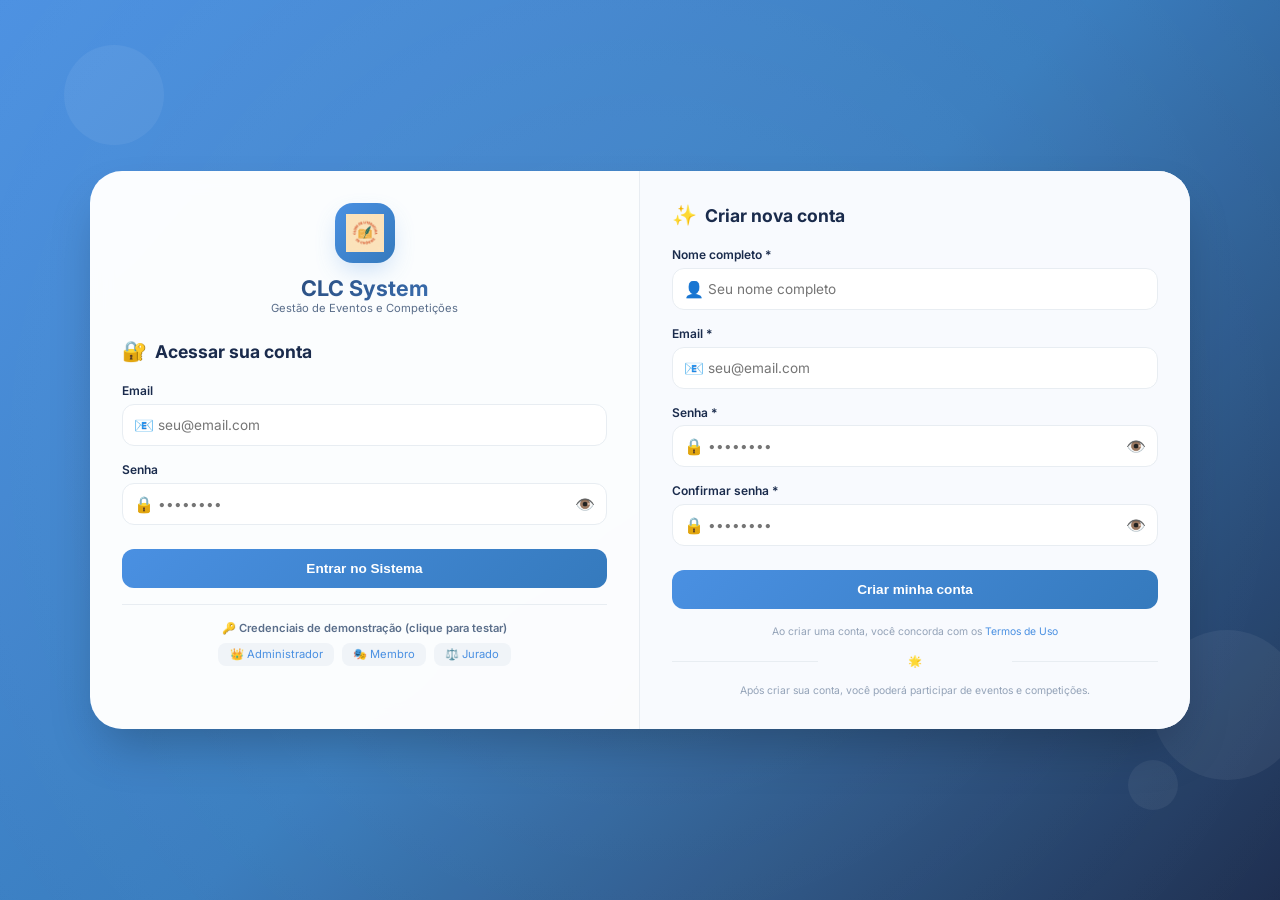
<file: index.html>
<!DOCTYPE html>
<html lang="pt">
<head>
    <meta charset="UTF-8">
    <meta name="viewport" content="width=device-width, initial-scale=1.0">
    <title>CLC System - Acesso</title>
    <link href="https://fonts.googleapis.com/css2?family=Inter:ital,wght@0,300;0,400;0,500;0,600;0,700;0,800;1,400&display=swap" rel="stylesheet">
    <style>
        * {
            margin: 0;
            padding: 0;
            box-sizing: border-box;
        }

        body {
            font-family: 'Inter', -apple-system, BlinkMacSystemFont, sans-serif;
            background: linear-gradient(135deg, #4A90E2 0%, #357ABD 50%, #1A2B4C 100%);
            min-height: 100vh;
            display: flex;
            align-items: center;
            justify-content: center;
            position: relative;
            padding: 1.5rem;
        }

        .bg-animation {
            position: fixed;
            top: 0;
            left: 0;
            right: 0;
            bottom: 0;
            z-index: 0;
        }

        .bg-animation::before {
            content: '';
            position: absolute;
            top: -50%;
            left: -50%;
            width: 200%;
            height: 200%;
            background: radial-gradient(circle, rgba(255,255,255,0.08) 0%, transparent 70%);
            animation: rotate 20s linear infinite;
        }

        @keyframes rotate {
            from { transform: rotate(0deg); }
            to { transform: rotate(360deg); }
        }

        .bubble {
            position: fixed;
            background: rgba(255,255,255,0.06);
            border-radius: 50%;
            pointer-events: none;
            animation: float 8s ease-in-out infinite;
        }

        @keyframes float {
            0%, 100% { transform: translateY(0) rotate(0deg); }
            50% { transform: translateY(-20px) rotate(5deg); }
        }

        .login-container {
            position: relative;
            z-index: 10;
            width: 100%;
            max-width: 1100px;
            margin: 0 auto;
        }

        .login-card {
            background: rgba(255, 255, 255, 0.98);
            backdrop-filter: blur(10px);
            border-radius: 32px;
            box-shadow: 0 25px 50px -12px rgba(0, 0, 0, 0.25);
            display: grid;
            grid-template-columns: 1fr 1fr;
            overflow: hidden;
            animation: fadeInUp 0.5s ease-out;
        }

        @keyframes fadeInUp {
            from {
                opacity: 0;
                transform: translateY(30px);
            }
            to {
                opacity: 1;
                transform: translateY(0);
            }
        }

        .login-side {
            padding: 2rem;
            border-right: 1px solid #E8EDF2;
        }

        .register-side {
            padding: 2rem;
            background: #F8FAFE;
        }

        .logo {
            text-align: center;
            margin-bottom: 1.5rem;
        }

        .logo-icon {
            width: 60px;
            height: 60px;
            background: linear-gradient(135deg, #4A90E2 0%, #357ABD 100%);
            border-radius: 18px;
            display: inline-flex;
            align-items: center;
            justify-content: center;
            margin-bottom: 0.75rem;
            box-shadow: 0 10px 25px -5px rgba(74, 144, 226, 0.3);
        }

        .logo-icon img {
            width: 38px;
            height: 38px;
            object-fit: contain;
        }

        .logo h2 {
            font-size: 1.35rem;
            font-weight: 700;
            background: linear-gradient(135deg, #1A2B4C 0%, #4A90E2 100%);
            -webkit-background-clip: text;
            background-clip: text;
            color: transparent;
        }

        .logo p {
            color: #5A6E8A;
            font-size: 0.7rem;
        }

        .section-title {
            font-size: 1.1rem;
            font-weight: 700;
            color: #1A2B4C;
            margin-bottom: 1.25rem;
            display: flex;
            align-items: center;
            gap: 0.5rem;
        }

        .section-title span {
            font-size: 1.25rem;
        }

        .input-group {
            margin-bottom: 1rem;
        }

        .input-group label {
            display: block;
            font-size: 0.75rem;
            font-weight: 600;
            margin-bottom: 0.35rem;
            color: #1A2B4C;
        }

        .input-icon {
            position: relative;
        }

        .input-icon input {
            width: 100%;
            padding: 0.75rem 0.85rem 0.75rem 2.2rem;
            border: 1.5px solid #E8EDF2;
            border-radius: 12px;
            font-size: 0.85rem;
            font-family: 'Inter', sans-serif;
            transition: all 0.2s ease;
            background: white;
        }

        .input-icon input:focus {
            outline: none;
            border-color: #4A90E2;
            box-shadow: 0 0 0 3px rgba(74, 144, 226, 0.1);
        }

        .input-icon .icon {
            position: absolute;
            left: 0.75rem;
            top: 50%;
            transform: translateY(-50%);
            font-size: 1rem;
        }

        .toggle-password {
            position: absolute;
            right: 0.75rem;
            top: 50%;
            transform: translateY(-50%);
            cursor: pointer;
            color: #94A3B8;
            font-size: 1rem;
        }

        .toggle-password:hover {
            color: #4A90E2;
        }

        .btn-primary {
            width: 100%;
            padding: 0.75rem;
            background: linear-gradient(135deg, #4A90E2 0%, #357ABD 100%);
            color: white;
            border: none;
            border-radius: 12px;
            font-size: 0.85rem;
            font-weight: 600;
            cursor: pointer;
            transition: all 0.2s ease;
            margin-top: 0.5rem;
        }

        .btn-primary:hover {
            transform: translateY(-1px);
            box-shadow: 0 8px 20px -5px rgba(74, 144, 226, 0.4);
        }

        .btn-primary:disabled {
            opacity: 0.7;
            cursor: not-allowed;
            transform: none;
        }

        .error-message {
            background: rgba(239, 68, 68, 0.1);
            border: 1px solid #EF4444;
            color: #EF4444;
            padding: 0.5rem;
            border-radius: 10px;
            margin-bottom: 0.75rem;
            font-size: 0.75rem;
            display: flex;
            align-items: center;
            gap: 0.5rem;
        }

        .success-message {
            background: rgba(34, 197, 94, 0.1);
            border: 1px solid #22C55E;
            color: #22C55E;
            padding: 0.5rem;
            border-radius: 10px;
            margin-bottom: 0.75rem;
            font-size: 0.75rem;
            display: flex;
            align-items: center;
            gap: 0.5rem;
        }

        .demo-credentials {
            margin-top: 1rem;
            padding-top: 1rem;
            border-top: 1px solid #E8EDF2;
        }

        .demo-title {
            font-size: 0.7rem;
            font-weight: 600;
            color: #5A6E8A;
            margin-bottom: 0.5rem;
            text-align: center;
        }

        .demo-items {
            display: flex;
            flex-wrap: wrap;
            gap: 0.5rem;
            justify-content: center;
        }

        .demo-item {
            font-size: 0.7rem;
            padding: 0.3rem 0.7rem;
            background: #F0F4F8;
            border-radius: 8px;
            color: #4A90E2;
            cursor: pointer;
            transition: all 0.2s;
        }

        .demo-item:hover {
            background: #4A90E2;
            color: white;
        }

        .spinner {
            display: inline-block;
            width: 14px;
            height: 14px;
            border: 2px solid white;
            border-top-color: transparent;
            border-radius: 50%;
            animation: spin 0.6s linear infinite;
            margin-right: 0.5rem;
        }

        @keyframes spin {
            to { transform: rotate(360deg); }
        }

        .info-text {
            text-align: center;
            margin-top: 1rem;
            font-size: 0.65rem;
            color: #94A3B8;
        }

        .info-text a {
            color: #4A90E2;
            text-decoration: none;
        }

        .separator {
            text-align: center;
            margin: 1rem 0;
            font-size: 0.7rem;
            color: #CBD5E1;
            position: relative;
        }

        .separator::before,
        .separator::after {
            content: '';
            position: absolute;
            top: 50%;
            width: 30%;
            height: 1px;
            background: #E8EDF2;
        }

        .separator::before { left: 0; }
        .separator::after { right: 0; }

        /* Badge de demonstração */
        .demo-badge {
            display: inline-block;
            background: rgba(245, 166, 35, 0.15);
            color: #F5A623;
            font-size: 0.6rem;
            padding: 0.2rem 0.5rem;
            border-radius: 20px;
            margin-left: 0.5rem;
            font-weight: 500;
        }

        @media (max-width: 900px) {
            .login-card {
                grid-template-columns: 1fr;
            }
            .login-side {
                border-right: none;
                border-bottom: 1px solid #E8EDF2;
            }
        }

        @media (max-width: 480px) {
            .login-side, .register-side {
                padding: 1.5rem;
            }
        }
    </style>
</head>
<body>
    <div class="bg-animation"></div>
    
    <div class="bubble" style="width: 100px; height: 100px; top: 5%; left: 5%;"></div>
    <div class="bubble" style="width: 50px; height: 50px; bottom: 10%; right: 8%; animation-delay: 1s;"></div>
    <div class="bubble" style="width: 150px; height: 150px; top: 70%; left: 90%; animation-delay: 2s;"></div>

    <div class="login-container">
        <div class="login-card">
            <!-- LADO ESQUERDO - LOGIN -->
            <div class="login-side">
                <div class="logo">
                    <div class="logo-icon">
                        <img src="CLC Logotipo.jpg" alt="CLC Logo" onerror="this.src='data:image/svg+xml,<svg xmlns=%22http://www.w3.org/2000/svg%22 viewBox=%220 0 24 24%22><path fill=%22%234A90E2%22 d=%22M12 2L2 7L12 12L22 7L12 2Z%22/><path fill=%22%23357ABD%22 d=%22M2 17L12 22L22 17L12 12L2 17Z%22/></svg>'">
                    </div>
                    <h2>CLC System</h2>
                    <p>Gestão de Eventos e Competições</p>
                </div>

                <div class="section-title">
                    <span>🔐</span> Acessar sua conta
                </div>

                <div id="loginErrorMessage" class="error-message" style="display: none;">
                    <span>⚠️</span>
                    <span id="loginErrorText"></span>
                </div>
                
                <form id="loginForm">
                    <div class="input-group">
                        <label>Email</label>
                        <div class="input-icon">
                            <span class="icon">📧</span>
                            <input type="email" id="loginEmail" required placeholder="seu@email.com">
                        </div>
                    </div>
                    
                    <div class="input-group">
                        <label>Senha</label>
                        <div class="input-icon">
                            <span class="icon">🔒</span>
                            <input type="password" id="loginPassword" required placeholder="••••••••">
                            <span class="toggle-password" onclick="togglePassword('loginPassword')">👁️</span>
                        </div>
                    </div>
                    
                    <button type="submit" class="btn-primary" id="loginBtn">
                        Entrar no Sistema
                    </button>
                </form>

                <div class="demo-credentials">
                    <div class="demo-title">🔑 Credenciais de demonstração (clique para testar)</div>
                    <div class="demo-items">
                        <span class="demo-item" onclick="preencherDemo('admin')">👑 Administrador</span>
                        <span class="demo-item" onclick="preencherDemo('membro')">🎭 Membro</span>
                        <span class="demo-item" onclick="preencherDemo('jurado')">⚖️ Jurado</span>
                    </div>
                </div>
            </div>

            <!-- LADO DIREITO - REGISTRO -->
            <div class="register-side">
                <div class="section-title">
                    <span>✨</span> Criar nova conta
                </div>

                <div id="registroErrorMessage" class="error-message" style="display: none;">
                    <span>⚠️</span>
                    <span id="registroErrorText"></span>
                </div>
                <div id="registroSuccessMessage" class="success-message" style="display: none;">
                    <span>✅</span>
                    <span id="registroSuccessText"></span>
                </div>
                
                <form id="registroForm">
                    <div class="input-group">
                        <label>Nome completo *</label>
                        <div class="input-icon">
                            <span class="icon">👤</span>
                            <input type="text" id="regNome" required placeholder="Seu nome completo">
                        </div>
                    </div>
                    
                    <div class="input-group">
                        <label>Email *</label>
                        <div class="input-icon">
                            <span class="icon">📧</span>
                            <input type="email" id="regEmail" required placeholder="seu@email.com">
                        </div>
                    </div>
                    
                    <div class="input-group">
                        <label>Senha *</label>
                        <div class="input-icon">
                            <span class="icon">🔒</span>
                            <input type="password" id="regPassword" required placeholder="••••••••">
                            <span class="toggle-password" onclick="togglePassword('regPassword')">👁️</span>
                        </div>
                    </div>
                    
                    <div class="input-group">
                        <label>Confirmar senha *</label>
                        <div class="input-icon">
                            <span class="icon">🔒</span>
                            <input type="password" id="regConfirmPassword" required placeholder="••••••••">
                            <span class="toggle-password" onclick="togglePassword('regConfirmPassword')">👁️</span>
                        </div>
                    </div>
                    
                    <button type="submit" class="btn-primary" id="registroBtn">
                        Criar minha conta
                    </button>
                </form>
                
                <div class="info-text">
                    Ao criar uma conta, você concorda com os <a href="#">Termos de Uso</a>
                </div>
                
                <div class="separator">
                    <span>🌟</span>
                </div>
                
                <div class="info-text" style="margin-top: 0.5rem;">
                    Após criar sua conta, você poderá participar de eventos e competições.
                </div>
            </div>
        </div>
    </div>

    <script>
        // ============================================
        // DEMO CREDENTIALS - FUNCIONA LOCALMENTE
        // ============================================
        
        const DEMO_USERS = [
            { email: 'admin@clc.com', senha: 'admin123', nome: 'Administrador', tipo: 'ADMIN', id: 1 },
            { email: 'membro@clc.com', senha: '123456', nome: 'João Membro', tipo: 'MEMBRO', id: 2 },
            { email: 'jurado@clc.com', senha: '123456', nome: 'Maria Jurada', tipo: 'JURADO', id: 3 }
        ];
        
        // Mock do localStorage
        function mockLogin(email, senha) {
            const user = DEMO_USERS.find(u => u.email === email && u.senha === senha);
            if (user) {
                localStorage.setItem('token', 'demo-token-' + user.id);
                localStorage.setItem('user', JSON.stringify(user));
                return true;
            }
            return false;
        }
        
        function togglePassword(inputId) {
            const input = document.getElementById(inputId);
            input.type = input.type === 'password' ? 'text' : 'password';
        }
        
        function mostrarErro(containerId, textId, mensagem) {
            const container = document.getElementById(containerId);
            const textSpan = document.getElementById(textId);
            textSpan.textContent = mensagem;
            container.style.display = 'flex';
            setTimeout(() => {
                container.style.display = 'none';
            }, 4000);
        }
        
        function mostrarSucesso(containerId, textId, mensagem) {
            const container = document.getElementById(containerId);
            const textSpan = document.getElementById(textId);
            textSpan.textContent = mensagem;
            container.style.display = 'flex';
            setTimeout(() => {
                container.style.display = 'none';
            }, 4000);
        }
        
        function preencherDemo(tipo) {
            if (tipo === 'admin') {
                document.getElementById('loginEmail').value = 'admin@clc.com';
                document.getElementById('loginPassword').value = 'admin123';
            } else if (tipo === 'membro') {
                document.getElementById('loginEmail').value = 'membro@clc.com';
                document.getElementById('loginPassword').value = '123456';
            } else if (tipo === 'jurado') {
                document.getElementById('loginEmail').value = 'jurado@clc.com';
                document.getElementById('loginPassword').value = '123456';
            }
            
            // Efeito visual no botão clicado
            const btn = event.target;
            const originalText = btn.textContent;
            btn.textContent = '✓ Preenchido!';
            setTimeout(() => {
                btn.textContent = originalText;
            }, 1000);
        }
        
        // LOGIN - Usa dados de demonstração
        document.getElementById('loginForm').addEventListener('submit', async (e) => {
            e.preventDefault();
            
            const email = document.getElementById('loginEmail').value;
            const senha = document.getElementById('loginPassword').value;
            const btn = document.getElementById('loginBtn');
            
            btn.innerHTML = '<span class="spinner"></span> Entrando...';
            btn.disabled = true;
            
            // Simular delay de rede
            setTimeout(() => {
                try {
                    if (mockLogin(email, senha)) {
                        window.location.href = 'dashboard.html';
                    } else {
                        mostrarErro('loginErrorMessage', 'loginErrorText', '❌ Email ou senha inválidos. Use as credenciais de demonstração.');
                        btn.innerHTML = 'Entrar no Sistema';
                        btn.disabled = false;
                    }
                } catch (error) {
                    mostrarErro('loginErrorMessage', 'loginErrorText', error.message || 'Erro ao fazer login');
                    btn.innerHTML = 'Entrar no Sistema';
                    btn.disabled = false;
                }
            }, 800);
        });
        
        // REGISTRO - Simula criação de conta
        document.getElementById('registroForm').addEventListener('submit', async (e) => {
            e.preventDefault();
            
            const nome = document.getElementById('regNome').value;
            const email = document.getElementById('regEmail').value;
            const senha = document.getElementById('regPassword').value;
            const confirmSenha = document.getElementById('regConfirmPassword').value;
            
            if (senha !== confirmSenha) {
                mostrarErro('registroErrorMessage', 'registroErrorText', '❌ As senhas não coincidem');
                return;
            }
            
            if (senha.length < 4) {
                mostrarErro('registroErrorMessage', 'registroErrorText', '❌ A senha deve ter pelo menos 4 caracteres');
                return;
            }
            
            if (!nome || !email) {
                mostrarErro('registroErrorMessage', 'registroErrorText', '❌ Preencha todos os campos');
                return;
            }
            
            const btn = document.getElementById('registroBtn');
            btn.innerHTML = '<span class="spinner"></span> Criando conta...';
            btn.disabled = true;
            
            // Simular criação de conta
            setTimeout(() => {
                // Verificar se email já existe nos demos
                const emailExiste = DEMO_USERS.some(u => u.email === email);
                if (emailExiste) {
                    mostrarErro('registroErrorMessage', 'registroErrorText', '❌ Este email já está cadastrado!');
                    btn.innerHTML = 'Criar minha conta';
                    btn.disabled = false;
                    return;
                }
                
                // Salvar no localStorage (simulando banco)
                const novoUsuario = {
                    email: email,
                    senha: senha,
                    nome: nome,
                    tipo: 'MEMBRO',
                    id: Date.now()
                };
                
                // Armazenar usuários criados
                let usuariosCriados = JSON.parse(localStorage.getItem('demo_usuarios') || '[]');
                usuariosCriados.push(novoUsuario);
                localStorage.setItem('demo_usuarios', JSON.stringify(usuariosCriados));
                
                mostrarSucesso('registroSuccessMessage', 'registroSuccessText', '✅ Conta criada com sucesso! Agora faça login.');
                
                document.getElementById('registroForm').reset();
                document.getElementById('loginEmail').value = email;
                
                setTimeout(() => {
                    document.querySelector('.login-side').scrollIntoView({ behavior: 'smooth' });
                }, 500);
                
                btn.innerHTML = 'Criar minha conta';
                btn.disabled = false;
            }, 1000);
        });
        
        // Atualizar mockLogin para incluir usuários criados
        const originalMockLogin = mockLogin;
        window.mockLogin = function(email, senha) {
            // Verificar nos usuários demo padrão
            const demoUser = DEMO_USERS.find(u => u.email === email && u.senha === senha);
            if (demoUser) {
                localStorage.setItem('token', 'demo-token-' + demoUser.id);
                localStorage.setItem('user', JSON.stringify(demoUser));
                return true;
            }
            
            // Verificar nos usuários criados
            const usuariosCriados = JSON.parse(localStorage.getItem('demo_usuarios') || '[]');
            const createdUser = usuariosCriados.find(u => u.email === email && u.senha === senha);
            if (createdUser) {
                localStorage.setItem('token', 'demo-token-' + createdUser.id);
                localStorage.setItem('user', JSON.stringify(createdUser));
                return true;
            }
            
            return false;
        };
        
        // Sobrescrever a função global
        window.mockLogin = window.mockLogin;
        
        // Atualizar o evento de login para usar a nova função
        document.getElementById('loginForm').removeEventListener('submit', document.getElementById('loginForm').submit);
        document.getElementById('loginForm').addEventListener('submit', async (e) => {
            e.preventDefault();
            
            const email = document.getElementById('loginEmail').value;
            const senha = document.getElementById('loginPassword').value;
            const btn = document.getElementById('loginBtn');
            
            btn.innerHTML = '<span class="spinner"></span> Entrando...';
            btn.disabled = true;
            
            setTimeout(() => {
                if (window.mockLogin(email, senha)) {
                    window.location.href = 'dashboard.html';
                } else {
                    mostrarErro('loginErrorMessage', 'loginErrorText', '❌ Email ou senha inválidos. Use as credenciais de demonstração ou crie uma conta.');
                    btn.innerHTML = 'Entrar no Sistema';
                    btn.disabled = false;
                }
            }, 800);
        });
    </script>
</body>
</html>
</file>
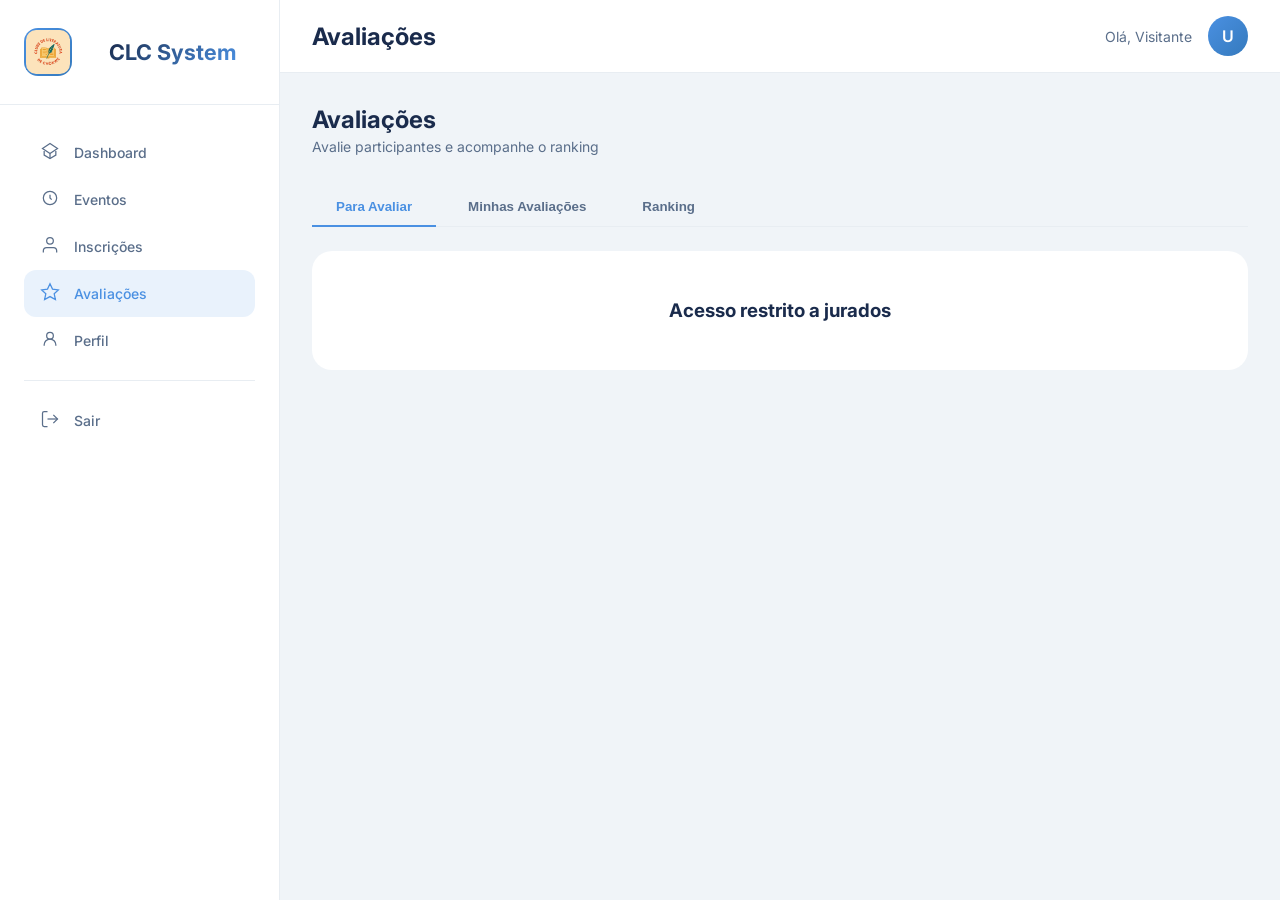
<file: avaliacoes.html>
<!DOCTYPE html>
<html lang="pt">
<head>
    <meta charset="UTF-8">
    <meta name="viewport" content="width=device-width, initial-scale=1.0">
    <title>Avaliações | CLC System</title>
    <link href="https://fonts.googleapis.com/css2?family=Inter:ital,wght@0,300;0,400;0,500;0,600;0,700;0,800;1,400&display=swap" rel="stylesheet">
    <style>
        * { margin: 0; padding: 0; box-sizing: border-box; }
        body { font-family: 'Inter', sans-serif; background: #F0F4F8; color: #1A2B4C; }
        .sidebar { position: fixed; left: 0; top: 0; width: 280px; height: 100%; background: #FFFFFF; border-right: 1px solid #E8EDF2; transition: transform 0.3s; z-index: 1000; }
        .sidebar-header { padding: 1.75rem 1.5rem; border-bottom: 1px solid #E8EDF2; }
        .sidebar-logo { display: flex; align-items: center; gap: 0.875rem; }
        .logo-wrapper { width: 48px; height: 48px; }
        .logo-icon { width: 48px; height: 48px; background: linear-gradient(135deg, #4A90E2, #357ABD); border-radius: 14px; display: flex; align-items: center; justify-content: center; }
        .logo-icon img { width: 90%; height: 90%; border-radius: 10px; }
        .sidebar-logo h2 { font-size: 1.35rem; font-weight: 700; background: linear-gradient(135deg, #1A2B4C, #4A90E2); -webkit-background-clip: text; background-clip: text; color: transparent; margin-left: 10%; }
        .sidebar-nav { padding: 1.5rem; }
        .nav-item { display: flex; align-items: center; gap: 0.875rem; padding: 0.75rem 1rem; color: #5A6E8A; text-decoration: none; border-radius: 12px; font-size: 0.875rem; font-weight: 500; }
        .nav-item:hover { background: rgba(74, 144, 226, 0.08); color: #4A90E2; }
        .nav-item.active { background: rgba(74, 144, 226, 0.12); color: #4A90E2; }
        .nav-icon svg { width: 20px; height: 20px; stroke: currentColor; stroke-width: 1.5; fill: none; }
        .nav-divider { height: 1px; background: #E8EDF2; margin: 1rem 0; }
        .main-content { margin-left: 280px; min-height: 100vh; }
        .navbar { background: #FFFFFF; padding: 1rem 2rem; display: flex; justify-content: space-between; align-items: center; border-bottom: 1px solid #E8EDF2; position: sticky; top: 0; }
        .menu-btn { display: none; background: none; border: none; cursor: pointer; }
        .menu-btn svg { width: 24px; height: 24px; }
        .navbar-title h1 { font-size: 1.5rem; font-weight: 700; }
        .user-info { display: flex; align-items: center; gap: 1rem; }
        .user-greeting { color: #5A6E8A; font-size: 0.875rem; }
        .user-avatar { width: 40px; height: 40px; background: linear-gradient(135deg, #4A90E2, #357ABD); border-radius: 40px; display: flex; align-items: center; justify-content: center; color: white; font-weight: 600; }
        .container { max-width: 1400px; margin: 0 auto; padding: 2rem; }
        .page-header { margin-bottom: 2rem; }
        .page-title h1 { font-size: 1.5rem; font-weight: 700; }
        .page-title p { color: #5A6E8A; font-size: 0.875rem; margin-top: 0.25rem; }
        .tabs { display: flex; gap: 0.5rem; margin-bottom: 1.5rem; border-bottom: 1px solid #E8EDF2; }
        .tab { padding: 0.75rem 1.5rem; background: none; border: none; font-weight: 600; color: #5A6E8A; cursor: pointer; position: relative; }
        .tab.active { color: #4A90E2; }
        .tab.active::after { content: ''; position: absolute; bottom: -1px; left: 0; right: 0; height: 2px; background: #4A90E2; }
        .avaliacao-card { background: #fff; border-radius: 16px; padding: 1.25rem; margin-bottom: 1rem; border: 1px solid #E8EDF2; transition: all 0.2s; }
        .avaliacao-card:hover { transform: translateY(-2px); box-shadow: 0 4px 12px rgba(0,0,0,0.05); }
        .avaliacao-header { display: flex; align-items: center; gap: 1rem; }
        .avaliacao-avatar { width: 48px; height: 48px; background: linear-gradient(135deg, #4A90E2, #357ABD); border-radius: 12px; display: flex; align-items: center; justify-content: center; color: white; font-size: 1.25rem; }
        .avaliacao-nota { display: inline-flex; align-items: center; justify-content: center; width: 50px; height: 50px; border-radius: 12px; font-weight: 700; color: white; }
        .nota-alta { background: #22C55E; }
        .nota-media { background: #F5A623; }
        .nota-baixa { background: #EF4444; }
        .comentario-box { background: #F8FAFE; padding: 0.75rem; border-radius: 12px; margin-top: 0.75rem; font-size: 0.875rem; color: #5A6E8A; }
        .star-rating { font-size: 1.5rem; cursor: pointer; color: #CBD5E1; transition: all 0.2s; }
        .star-rating:hover, .star-rating.active { color: #F5A623; transform: scale(1.1); }
        .btn-primary { background: #4A90E2; color: white; border: none; padding: 0.625rem 1.25rem; border-radius: 12px; font-weight: 500; cursor: pointer; }
        .btn-outline { background: transparent; border: 1px solid #E8EDF2; padding: 0.5rem 1rem; border-radius: 10px; cursor: pointer; }
        .modal { display: none; position: fixed; top: 0; left: 0; width: 100%; height: 100%; background: rgba(0,0,0,0.5); backdrop-filter: blur(4px); justify-content: center; align-items: center; z-index: 2000; }
        .modal-content { background: #fff; border-radius: 24px; max-width: 500px; width: 90%; padding: 1.5rem; }
        .modal-header { display: flex; justify-content: space-between; align-items: center; margin-bottom: 1rem; }
        .modal-header h3 { font-size: 1.25rem; font-weight: 600; }
        .modal-close { background: none; border: none; font-size: 1.5rem; cursor: pointer; }
        .input-group { margin-bottom: 1rem; }
        .input-group label { display: block; font-size: 0.75rem; font-weight: 500; margin-bottom: 0.5rem; }
        .input-group textarea { width: 100%; padding: 0.75rem; border: 1px solid #E8EDF2; border-radius: 12px; font-family: 'Inter'; resize: vertical; }
        .rating-input { display: flex; gap: 0.5rem; justify-content: center; margin: 1rem 0; }
        .modal-footer { display: flex; justify-content: flex-end; gap: 0.75rem; margin-top: 1.5rem; }
        .empty-state { text-align: center; padding: 3rem; background: #fff; border-radius: 20px; }
        .toast { position: fixed; bottom: 2rem; right: 2rem; background: #1A2B4C; color: #fff; padding: 0.75rem 1.25rem; border-radius: 12px; z-index: 3000; animation: slideIn 0.3s; }
        @keyframes slideIn { from { opacity: 0; transform: translateX(100%); } to { opacity: 1; transform: translateX(0); } }
        @media (max-width: 768px) { .sidebar { transform: translateX(-100%); } .sidebar.open { transform: translateX(0); } .main-content { margin-left: 0; } .menu-btn { display: block; } .container { padding: 1rem; } }
    </style>
</head>
<body>
    <div id="sidebar" class="sidebar">
        <div class="sidebar-header"><div class="sidebar-logo"><div class="logo-wrapper"><div class="logo-icon"><img src="CLC Logotipo.jpg" alt="CLC Logo"></div></div><h2>CLC System</h2></div></div>
        <nav class="sidebar-nav">
            <a href="dashboard.html" class="nav-item"><span class="nav-icon"><svg viewBox="0 0 24 24"><path d="M3 9L12 3L21 9L12 15L3 9Z" stroke="currentColor" stroke-width="1.5"/><path d="M5 12V17L12 21L19 17V12" stroke="currentColor" stroke-width="1.5"/><path d="M12 15V21" stroke="currentColor" stroke-width="1.5"/></svg></span><span>Dashboard</span></a>
            <a href="eventos.html" class="nav-item"><span class="nav-icon"><svg viewBox="0 0 24 24"><circle cx="12" cy="12" r="8" stroke="currentColor" stroke-width="1.5"/><path d="M12 8V12L14 14" stroke="currentColor" stroke-width="1.5"/></svg></span><span>Eventos</span></a>
            <a href="inscricoes.html" class="nav-item"><span class="nav-icon"><svg viewBox="0 0 24 24"><path d="M20 21V19C20 16.8 18.2 15 16 15H8C5.8 15 4 16.8 4 19V21" stroke="currentColor" stroke-width="1.5"/><circle cx="12" cy="7" r="4" stroke="currentColor" stroke-width="1.5"/></svg></span><span>Inscrições</span></a>
            <a href="avaliacoes.html" class="nav-item active"><span class="nav-icon"><svg viewBox="0 0 24 24"><path d="M12 2L15 8.5L22 9.5L17 14L18.5 21L12 17.5L5.5 21L7 14L2 9.5L9 8.5L12 2Z" stroke="currentColor" stroke-width="1.5"/></svg></span><span>Avaliações</span></a>
            <a href="perfil.html" class="nav-item"><span class="nav-icon"><svg viewBox="0 0 24 24"><circle cx="12" cy="8" r="4" stroke="currentColor" stroke-width="1.5"/><path d="M5 20V19C5 15.1 8.1 12 12 12C15.9 12 19 15.1 19 19V20" stroke="currentColor" stroke-width="1.5"/></svg></span><span>Perfil</span></a>
            <div class="nav-divider"></div><a href="#" onclick="api.logout()" class="nav-item"><span class="nav-icon"><svg viewBox="0 0 24 24"><path d="M9 21H5C3.9 21 3 20.1 3 19V5C3 3.9 3.9 3 5 3H9" stroke="currentColor" stroke-width="1.5"/><path d="M16 17L21 12L16 7" stroke="currentColor" stroke-width="1.5"/><path d="M21 12H9" stroke="currentColor" stroke-width="1.5"/></svg></span><span>Sair</span></a>
        </nav>
    </div>

    <div class="main-content">
        <div class="navbar">
            <button class="menu-btn" onclick="toggleSidebar()"><svg viewBox="0 0 24 24" fill="none" stroke="currentColor" stroke-width="2"><path d="M3 12H21M3 6H21M3 18H21" stroke="currentColor" stroke-linecap="round"/></svg></button>
            <div class="navbar-title"><h1>Avaliações</h1></div>
            <div class="user-info"><span class="user-greeting" id="userGreeting">Olá, Visitante</span><div class="user-avatar" id="userAvatar">U</div></div>
        </div>

        <div class="container">
            <div class="page-header"><div class="page-title"><h1>Avaliações</h1><p>Avalie participantes e acompanhe o ranking</p></div></div>

            <div class="tabs"><button class="tab active" onclick="mudarAba('avaliar')">Para Avaliar</button><button class="tab" onclick="mudarAba('minhas')">Minhas Avaliações</button><button class="tab" onclick="mudarAba('ranking')">Ranking</button></div>

            <div id="paraAvaliarContainer"></div><div id="minhasAvaliacoesContainer" style="display:none;"></div><div id="rankingContainer" style="display:none;"></div>
        </div>
    </div>

    <div id="modalAvaliacao" class="modal"><div class="modal-content"><div class="modal-header"><h3>Avaliar Participação</h3><button class="modal-close" onclick="fecharModalAvaliacao()">&times;</button></div><form id="avaliacaoForm"><div class="modal-body"><p id="avaliacaoParticipante" style="margin-bottom:1rem; color:#5A6E8A;"></p><div class="input-group"><label>Nota (0-10)</label><div class="rating-input" id="starRating"></div><input type="hidden" id="notaSelecionada"></div><div class="input-group"><label>Comentário</label><textarea id="comentario" rows="3" placeholder="Digite seus comentários..."></textarea></div></div><div class="modal-footer"><button type="button" class="btn-outline" onclick="fecharModalAvaliacao()">Cancelar</button><button type="submit" class="btn-primary">Salvar</button></div></form></div></div>

    <script src="js/api.js"></script>
    <script>
        let avaliacaoAtual=null, juradoLogado=null;
        function toggleSidebar(){ document.getElementById('sidebar').classList.toggle('open'); }
        function mostrarToast(msg,tipo){ const t=document.createElement('div'); t.className='toast'; t.textContent=msg; t.style.background=tipo==='success'?'#22C55E':'#EF4444'; document.body.appendChild(t); setTimeout(()=>t.remove(),3000); }
        async function carregarJurado(){ const user=JSON.parse(localStorage.getItem('user')||'{}'); const jurados=await api.getJurados(); juradoLogado=jurados.find(j=>j.usuario?.id===user.id); }
        async function carregarParaAvaliar(){ if(!juradoLogado) await carregarJurado(); if(!juradoLogado){ document.getElementById('paraAvaliarContainer').innerHTML='<div class="empty-state"><h3>Acesso restrito a jurados</h3></div>'; return; } const inscricoes=await api.getInscricoes(); const avaliacoes=await api.getAvaliacoes(); const idsAvaliados=avaliacoes.filter(a=>a.jurado?.id===juradoLogado.id).map(a=>a.inscricao?.idInscricao); const paraAvaliar=inscricoes.filter(i=>!idsAvaliados.includes(i.idInscricao)&&i.status==='confirmada'); if(paraAvaliar.length===0){ document.getElementById('paraAvaliarContainer').innerHTML='<div class="empty-state"><h3>Todas as apresentações foram avaliadas</h3></div>'; return; } document.getElementById('paraAvaliarContainer').innerHTML=paraAvaliar.map(i=>`<div class="avaliacao-card"><div class="avaliacao-header"><div class="avaliacao-avatar">🎭</div><div style="flex:1;"><h4>${i.membro?.usuario?.nome||'Participante'}</h4><p style="font-size:0.75rem;color:#5A6E8A;">${i.evento?.nome} | ${i.categoria?.nome}</p></div><button class="btn-primary" onclick="abrirModalAvaliacao(${i.idInscricao},'${i.membro?.usuario?.nome||'Participante'}')">Avaliar</button></div></div>`).join(''); }
        async function carregarMinhasAvaliacoes(){ const avaliacoes=await api.getAvaliacoes(); if(avaliacoes.length===0){ document.getElementById('minhasAvaliacoesContainer').innerHTML='<div class="empty-state"><h3>Nenhuma avaliação realizada</h3></div>'; return; } document.getElementById('minhasAvaliacoesContainer').innerHTML=avaliacoes.map(a=>{ let notaClass=a.nota>=7?'nota-alta':(a.nota>=5?'nota-media':'nota-baixa'); return `<div class="avaliacao-card"><div class="avaliacao-header"><div class="avaliacao-nota ${notaClass}">${a.nota}</div><div><h4>${a.inscricao?.membro?.usuario?.nome||'Participante'}</h4><p style="font-size:0.75rem;color:#5A6E8A;">${a.inscricao?.evento?.nome}</p></div></div>${a.comentario?`<div class="comentario-box">💬 "${a.comentario}"</div>`:''}</div>`; }).join(''); }
        function carregarRanking(){ document.getElementById('rankingContainer').innerHTML=`<div class="avaliacao-card"><div class="ranking-list"><div class="ranking-item" style="display:flex;justify-content:space-between;padding:0.75rem;border-bottom:1px solid #E8EDF2;"><div>🏆 1º</div><strong>João Silva</strong><div style="color:#4A90E2;">9.5</div></div><div class="ranking-item" style="display:flex;justify-content:space-between;padding:0.75rem;border-bottom:1px solid #E8EDF2;"><div>🥈 2º</div><strong>Maria Santos</strong><div style="color:#4A90E2;">8.8</div></div><div class="ranking-item" style="display:flex;justify-content:space-between;padding:0.75rem;"><div>🥉 3º</div><strong>Pedro Costa</strong><div style="color:#4A90E2;">8.5</div></div></div></div>`; }
        function mudarAba(aba){ document.querySelectorAll('.tab').forEach(t=>t.classList.remove('active')); event.target.classList.add('active'); document.getElementById('paraAvaliarContainer').style.display=aba==='avaliar'?'block':'none'; document.getElementById('minhasAvaliacoesContainer').style.display=aba==='minhas'?'block':'none'; document.getElementById('rankingContainer').style.display=aba==='ranking'?'block':'none'; if(aba==='avaliar') carregarParaAvaliar(); if(aba==='minhas') carregarMinhasAvaliacoes(); if(aba==='ranking') carregarRanking(); }
        function abrirModalAvaliacao(id,nome){ avaliacaoAtual=id; document.getElementById('avaliacaoParticipante').innerHTML=`Avaliando: <strong>${nome}</strong>`; const starContainer=document.getElementById('starRating'); starContainer.innerHTML=''; for(let i=1;i<=10;i++){ const star=document.createElement('span'); star.className='star-rating'; star.textContent='★'; star.dataset.value=i; star.onclick=()=>{ document.getElementById('notaSelecionada').value=i; document.querySelectorAll('.star-rating').forEach((s,idx)=>{ if(idx<i) s.classList.add('active'); else s.classList.remove('active'); }); }; starContainer.appendChild(star); } document.getElementById('modalAvaliacao').style.display='flex'; }
        function fecharModalAvaliacao(){ document.getElementById('modalAvaliacao').style.display='none'; document.getElementById('avaliacaoForm').reset(); }
        document.getElementById('avaliacaoForm').addEventListener('submit',async(e)=>{ e.preventDefault(); const nota=document.getElementById('notaSelecionada').value; if(!nota){ mostrarToast('Selecione uma nota','error'); return; } const avaliacao={ jurado:{id:juradoLogado.id}, inscricao:{idInscricao:avaliacaoAtual}, nota:parseFloat(nota), comentario:document.getElementById('comentario').value, data:new Date().toISOString().split('T')[0] }; await api.salvarAvaliacao(avaliacao); mostrarToast('Avaliação salva!'); fecharModalAvaliacao(); carregarParaAvaliar(); carregarMinhasAvaliacoes(); });
        const user=JSON.parse(localStorage.getItem('user')||'{}'); document.getElementById('userGreeting').innerHTML=`Olá, ${user.nome?.split(' ')[0]||'Visitante'}`; document.getElementById('userAvatar').textContent=(user.nome?.charAt(0)||'U').toUpperCase();
        carregarParaAvaliar();
    </script>
</body>
</html>
</file>
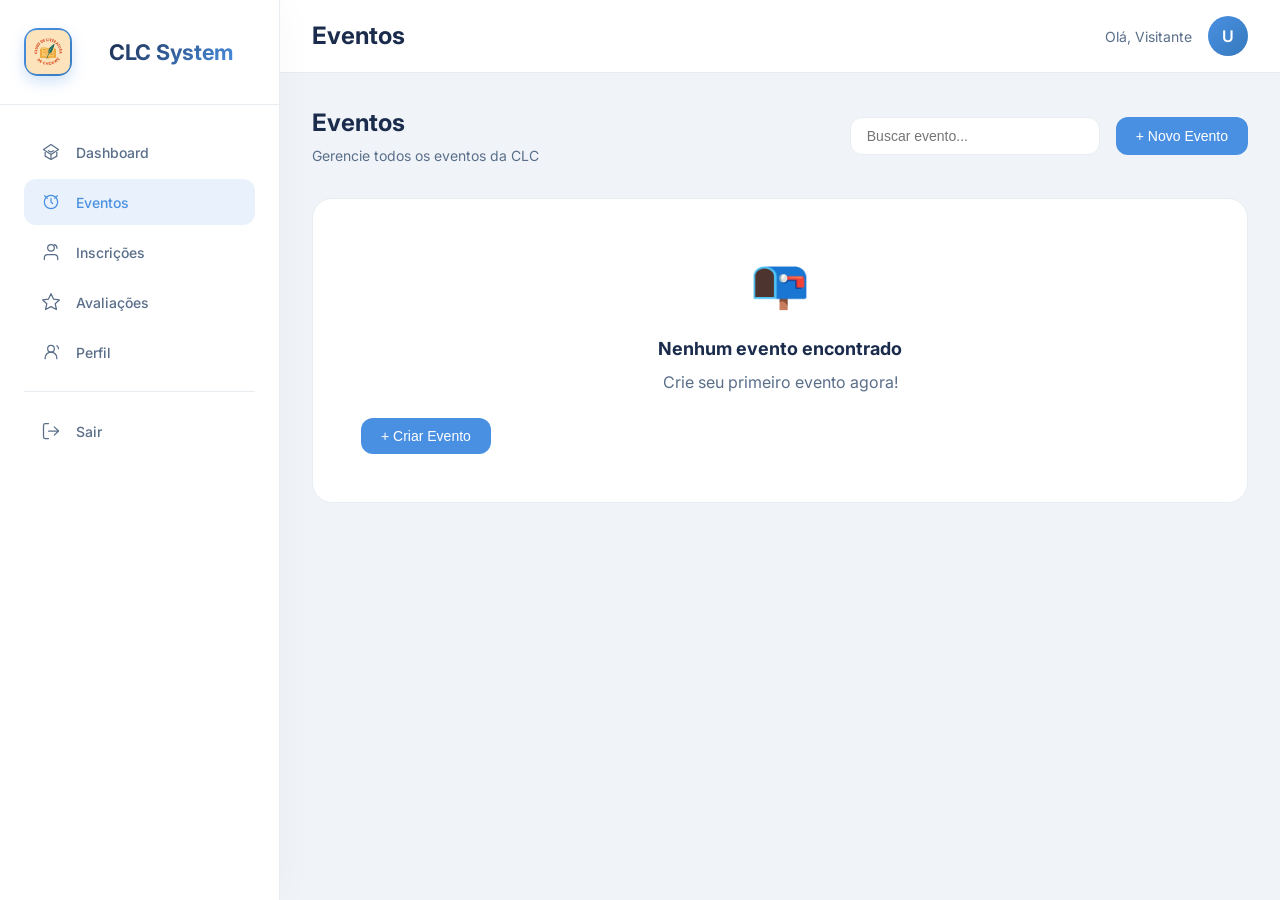
<file: eventos.html>
<!DOCTYPE html>
<html lang="pt">
<head>
    <meta charset="UTF-8">
    <meta name="viewport" content="width=device-width, initial-scale=1.0">
    <title>Eventos | CLC System</title>
    <link href="https://fonts.googleapis.com/css2?family=Inter:ital,wght@0,300;0,400;0,500;0,600;0,700;0,800;1,400&display=swap" rel="stylesheet">
    <style>
        * {
            margin: 0;
            padding: 0;
            box-sizing: border-box;
        }

        body {
            font-family: 'Inter', -apple-system, BlinkMacSystemFont, sans-serif;
            background: #F0F4F8;
            color: #1A2B4C;
            line-height: 1.5;
        }

        /* ========== SIDEBAR ========== */
        .sidebar {
            position: fixed;
            left: 0;
            top: 0;
            width: 280px;
            height: 100%;
            background: #FFFFFF;
            color: #1A2B4C;
            transition: transform 0.3s ease;
            z-index: 1000;
            overflow-y: auto;
            box-shadow: 0 0 40px rgba(0,0,0,0.03);
            border-right: 1px solid #E8EDF2;
        }

        .sidebar-header {
            padding: 1.75rem 1.5rem;
            border-bottom: 1px solid #E8EDF2;
        }

        .sidebar-logo {
            display: flex;
            align-items: center;
            gap: 0.875rem;
        }

        .logo-wrapper {
            width: 48px;
            height: 48px;
            min-width: 48px;
            flex-shrink: 0;
        }

        .logo-icon {
            width: 48px;
            height: 48px;
            background: linear-gradient(135deg, #4A90E2 0%, #357ABD 100%);
            border-radius: 14px;
            display: flex;
            align-items: center;
            justify-content: center;
            box-shadow: 0 6px 14px rgba(74, 144, 226, 0.25);
        }

        .logo-icon img {
            width: 90%;
            height: 90%;
            object-fit: cover;
            border-radius: 10px;
        }

        .sidebar-logo h2 {
            font-size: 1.35rem;
            font-weight: 700;
            letter-spacing: -0.3px;
            background: linear-gradient(135deg, #1A2B4C 0%, #4A90E2 100%);
            -webkit-background-clip: text;
            background-clip: text;
            color: transparent;
            margin-left: 10%;
        }

        .sidebar-nav {
            padding: 1.5rem;
        }

        .nav-item {
            display: flex;
            align-items: center;
            gap: 0.875rem;
            padding: 0.75rem 1rem;
            color: #5A6E8A;
            text-decoration: none;
            border-radius: 12px;
            margin-bottom: 0.25rem;
            transition: all 0.2s ease;
            font-size: 0.875rem;
            font-weight: 500;
        }

        .nav-item:hover {
            background: rgba(74, 144, 226, 0.08);
            color: #4A90E2;
        }

        .nav-item.active {
            background: rgba(74, 144, 226, 0.12);
            color: #4A90E2;
        }

        .nav-icon {
            width: 22px;
            height: 22px;
            display: flex;
            align-items: center;
            justify-content: center;
        }

        .nav-icon svg {
            width: 20px;
            height: 20px;
            stroke: currentColor;
            stroke-width: 1.5;
            fill: none;
        }

        .nav-divider {
            height: 1px;
            background: #E8EDF2;
            margin: 1rem 0;
        }

        /* ========== MAIN CONTENT ========== */
        .main-content {
            margin-left: 280px;
            min-height: 100vh;
        }

        /* ========== NAVBAR ========== */
        .navbar {
            background: #FFFFFF;
            padding: 1rem 2rem;
            display: flex;
            justify-content: space-between;
            align-items: center;
            border-bottom: 1px solid #E8EDF2;
            position: sticky;
            top: 0;
            z-index: 100;
        }

        .menu-btn {
            display: none;
            background: none;
            border: none;
            cursor: pointer;
            color: #1A2B4C;
        }

        .menu-btn svg {
            width: 24px;
            height: 24px;
        }

        .navbar-title h1 {
            font-size: 1.5rem;
            font-weight: 700;
            color: #1A2B4C;
        }

        .user-info {
            display: flex;
            align-items: center;
            gap: 1rem;
        }

        .user-greeting {
            color: #5A6E8A;
            font-size: 0.875rem;
        }

        .user-avatar {
            width: 40px;
            height: 40px;
            background: linear-gradient(135deg, #4A90E2, #357ABD);
            border-radius: 40px;
            display: flex;
            align-items: center;
            justify-content: center;
            color: white;
            font-weight: 600;
            font-size: 1rem;
        }

        /* ========== CONTAINER ========== */
        .container {
            max-width: 1400px;
            margin: 0 auto;
            padding: 2rem;
        }

        /* ========== PAGE HEADER ========== */
        .page-header {
            display: flex;
            justify-content: space-between;
            align-items: center;
            margin-bottom: 2rem;
            flex-wrap: wrap;
            gap: 1rem;
        }

        .page-title h1 {
            font-size: 1.5rem;
            font-weight: 700;
            color: #1A2B4C;
        }

        .page-title p {
            color: #5A6E8A;
            font-size: 0.875rem;
            margin-top: 0.25rem;
        }

        .search-box {
            display: flex;
            gap: 1rem;
        }

        .search-box input {
            padding: 0.625rem 1rem;
            border: 1px solid #E8EDF2;
            border-radius: 12px;
            font-size: 0.875rem;
            width: 250px;
            background: #fff;
        }

        .search-box input:focus {
            outline: none;
            border-color: #4A90E2;
        }

        .btn-primary {
            background: #4A90E2;
            color: white;
            border: none;
            padding: 0.625rem 1.25rem;
            border-radius: 12px;
            font-weight: 500;
            font-size: 0.875rem;
            cursor: pointer;
            transition: all 0.2s ease;
            display: flex;
            align-items: center;
            gap: 0.5rem;
        }

        .btn-primary:hover {
            background: #357ABD;
            transform: translateY(-1px);
        }

        .btn-outline {
            background: transparent;
            border: 1px solid #E8EDF2;
            padding: 0.5rem 1rem;
            border-radius: 10px;
            font-size: 0.75rem;
            cursor: pointer;
            transition: all 0.2s;
            color: #5A6E8A;
        }

        .btn-outline:hover {
            background: #F0F4F8;
            border-color: #4A90E2;
            color: #4A90E2;
        }

        .btn-danger {
            background: transparent;
            border: 1px solid #EF4444;
            color: #EF4444;
            padding: 0.5rem 1rem;
            border-radius: 10px;
            font-size: 0.75rem;
            cursor: pointer;
            transition: all 0.2s;
        }

        .btn-danger:hover {
            background: #EF4444;
            color: white;
        }

        /* ========== EVENTS GRID ========== */
        .events-grid {
            display: grid;
            grid-template-columns: repeat(auto-fill, minmax(380px, 1fr));
            gap: 1.5rem;
        }

        .event-card {
            background: #fff;
            border-radius: 20px;
            overflow: hidden;
            transition: all 0.3s ease;
            border: 1px solid #E8EDF2;
        }

        .event-card:hover {
            transform: translateY(-4px);
            box-shadow: 0 20px 30px -15px rgba(0,0,0,0.08);
        }

        .event-header {
            background: linear-gradient(135deg, #4A90E2 0%, #357ABD 100%);
            padding: 1rem;
            position: relative;
            display: flex;
            justify-content: space-between;
            align-items: center;
        }

        .event-icon {
            font-size: 2rem;
        }

        .event-badge {
            background: rgba(255,255,255,0.2);
            padding: 0.25rem 0.75rem;
            border-radius: 20px;
            font-size: 0.7rem;
            color: white;
        }

        .event-content {
            padding: 1.25rem;
        }

        .event-title {
            font-size: 1.125rem;
            font-weight: 700;
            margin-bottom: 0.5rem;
            color: #1A2B4C;
        }

        .event-slogan {
            color: #4A90E2;
            font-size: 0.75rem;
            font-weight: 500;
            margin-bottom: 0.75rem;
        }

        .event-description {
            color: #5A6E8A;
            font-size: 0.875rem;
            line-height: 1.4;
            margin-bottom: 1rem;
        }

        .event-info {
            display: flex;
            flex-wrap: wrap;
            gap: 1rem;
            margin-bottom: 1rem;
            padding-bottom: 1rem;
            border-bottom: 1px solid #E8EDF2;
        }

        .event-info-item {
            display: flex;
            align-items: center;
            gap: 0.375rem;
            font-size: 0.7rem;
            color: #5A6E8A;
        }

        .event-actions {
            display: flex;
            gap: 0.75rem;
        }

        /* ========== MODAL ========== */
        .modal {
            display: none;
            position: fixed;
            top: 0;
            left: 0;
            width: 100%;
            height: 100%;
            background: rgba(0,0,0,0.5);
            backdrop-filter: blur(4px);
            justify-content: center;
            align-items: center;
            z-index: 2000;
        }

        .modal-content {
            background: #fff;
            border-radius: 24px;
            max-width: 550px;
            width: 90%;
            max-height: 85vh;
            overflow-y: auto;
            animation: modalFadeIn 0.2s ease;
        }

        @keyframes modalFadeIn {
            from { opacity: 0; transform: scale(0.95); }
            to { opacity: 1; transform: scale(1); }
        }

        .modal-header {
            padding: 1.25rem 1.5rem;
            border-bottom: 1px solid #E8EDF2;
            display: flex;
            justify-content: space-between;
            align-items: center;
        }

        .modal-header h3 {
            font-size: 1.25rem;
            font-weight: 600;
        }

        .modal-close {
            background: none;
            border: none;
            font-size: 1.5rem;
            cursor: pointer;
            color: #5A6E8A;
        }

        .modal-body {
            padding: 1.5rem;
        }

        .modal-footer {
            padding: 1rem 1.5rem;
            border-top: 1px solid #E8EDF2;
            display: flex;
            justify-content: flex-end;
            gap: 0.75rem;
        }

        .input-group {
            margin-bottom: 1rem;
        }

        .input-group label {
            display: block;
            font-size: 0.75rem;
            font-weight: 500;
            margin-bottom: 0.5rem;
            color: #1A2B4C;
        }

        .input-group input,
        .input-group textarea {
            width: 100%;
            padding: 0.75rem;
            border: 1px solid #E8EDF2;
            border-radius: 12px;
            font-size: 0.875rem;
            font-family: 'Inter', sans-serif;
        }

        .input-group input:focus,
        .input-group textarea:focus {
            outline: none;
            border-color: #4A90E2;
        }

        /* ========== EMPTY STATE ========== */
        .empty-state {
            text-align: center;
            padding: 3rem;
            background: #fff;
            border-radius: 20px;
            border: 1px solid #E8EDF2;
        }

        .empty-state-icon {
            font-size: 3rem;
            margin-bottom: 1rem;
        }

        .empty-state h3 {
            font-size: 1.125rem;
            margin-bottom: 0.5rem;
        }

        .empty-state p {
            color: #5A6E8A;
            margin-bottom: 1.5rem;
        }

        /* ========== TOAST ========== */
        .toast {
            position: fixed;
            bottom: 2rem;
            right: 2rem;
            background: #1A2B4C;
            color: #fff;
            padding: 0.75rem 1.25rem;
            border-radius: 12px;
            font-size: 0.875rem;
            z-index: 3000;
            animation: slideIn 0.3s ease;
        }

        @keyframes slideIn {
            from { opacity: 0; transform: translateX(100%); }
            to { opacity: 1; transform: translateX(0); }
        }

        /* ========== RESPONSIVE ========== */
        @media (max-width: 1024px) {
            .events-grid {
                grid-template-columns: repeat(2, 1fr);
            }
        }

        @media (max-width: 768px) {
            .sidebar {
                transform: translateX(-100%);
            }
            .sidebar.open {
                transform: translateX(0);
            }
            .main-content {
                margin-left: 0;
            }
            .menu-btn {
                display: block;
            }
            .events-grid {
                grid-template-columns: 1fr;
            }
            .page-header {
                flex-direction: column;
                align-items: stretch;
            }
            .search-box {
                flex-direction: column;
            }
            .search-box input {
                width: 100%;
            }
            .container {
                padding: 1rem;
            }
        }
    </style>
</head>
<body>
    <div id="sidebar" class="sidebar">
        <div class="sidebar-header">
            <div class="sidebar-logo">
                <div class="logo-wrapper">
                    <div class="logo-icon">
                        <img src="CLC Logotipo.jpg" alt="CLC Logo">
                    </div>
                </div>
                <h2>CLC System</h2>
            </div>
        </div>
        <nav class="sidebar-nav">
            <a href="dashboard.html" class="nav-item">
                <span class="nav-icon">
                    <svg viewBox="0 0 24 24" fill="none">
                        <path d="M3 9L12 3L21 9L12 15L3 9Z" stroke="currentColor" stroke-width="1.5" stroke-linejoin="round"/>
                        <path d="M5 12V17L12 21L19 17V12" stroke="currentColor" stroke-width="1.5" stroke-linejoin="round"/>
                        <path d="M12 15V21" stroke="currentColor" stroke-width="1.5"/>
                        <path d="M9 10.5L12 12L15 10.5" stroke="currentColor" stroke-width="1.5" stroke-linecap="round"/>
                    </svg>
                </span>
                <span>Dashboard</span>
            </a>
            <a href="eventos.html" class="nav-item active">
                <span class="nav-icon">
                    <svg viewBox="0 0 24 24" fill="none">
                        <circle cx="12" cy="12" r="8" stroke="currentColor" stroke-width="1.5"/>
                        <path d="M12 8V12L14 14" stroke="currentColor" stroke-width="1.5" stroke-linecap="round"/>
                        <path d="M4 4L8 8" stroke="currentColor" stroke-width="1.5"/>
                        <path d="M20 4L16 8" stroke="currentColor" stroke-width="1.5"/>
                    </svg>
                </span>
                <span>Eventos</span>
            </a>
            <a href="inscricoes.html" class="nav-item">
                <span class="nav-icon">
                    <svg viewBox="0 0 24 24" fill="none">
                        <path d="M20 21V19C20 16.8 18.2 15 16 15H8C5.8 15 4 16.8 4 19V21" stroke="currentColor" stroke-width="1.5" stroke-linecap="round"/>
                        <circle cx="12" cy="7" r="4" stroke="currentColor" stroke-width="1.5"/>
                        <path d="M16 3.13C17.9 3.61 19.2 5.41 19.2 7.5" stroke="currentColor" stroke-width="1.5" stroke-linecap="round"/>
                    </svg>
                </span>
                <span>Inscrições</span>
            </a>
            <a href="avaliacoes.html" class="nav-item">
                <span class="nav-icon">
                    <svg viewBox="0 0 24 24" fill="none">
                        <path d="M12 2L15 8.5L22 9.5L17 14L18.5 21L12 17.5L5.5 21L7 14L2 9.5L9 8.5L12 2Z" stroke="currentColor" stroke-width="1.5" stroke-linejoin="round"/>
                    </svg>
                </span>
                <span>Avaliações</span>
            </a>
            <a href="perfil.html" class="nav-item">
                <span class="nav-icon">
                    <svg viewBox="0 0 24 24" fill="none">
                        <circle cx="12" cy="8" r="4" stroke="currentColor" stroke-width="1.5"/>
                        <path d="M5 20V19C5 15.1 8.1 12 12 12C15.9 12 19 15.1 19 19V20" stroke="currentColor" stroke-width="1.5" stroke-linecap="round"/>
                        <path d="M19 4.5C20.2 5.2 21 6.5 21 8" stroke="currentColor" stroke-width="1.5" stroke-linecap="round"/>
                    </svg>
                </span>
                <span>Perfil</span>
            </a>
            <div class="nav-divider"></div>
            <a href="#" onclick="api.logout()" class="nav-item">
                <span class="nav-icon">
                    <svg viewBox="0 0 24 24" fill="none">
                        <path d="M9 21H5C3.9 21 3 20.1 3 19V5C3 3.9 3.9 3 5 3H9" stroke="currentColor" stroke-width="1.5" stroke-linecap="round"/>
                        <path d="M16 17L21 12L16 7" stroke="currentColor" stroke-width="1.5" stroke-linecap="round" stroke-linejoin="round"/>
                        <path d="M21 12H9" stroke="currentColor" stroke-width="1.5" stroke-linecap="round"/>
                    </svg>
                </span>
                <span>Sair</span>
            </a>
        </nav>
    </div>

    <div class="main-content">
        <div class="navbar">
            <button class="menu-btn" onclick="toggleSidebar()">
                <svg viewBox="0 0 24 24" fill="none" stroke="currentColor" stroke-width="2">
                    <path d="M3 12H21M3 6H21M3 18H21" stroke="currentColor" stroke-linecap="round"/>
                </svg>
            </button>
            <div class="navbar-title">
                <h1>Eventos</h1>
            </div>
            <div class="user-info">
                <span class="user-greeting" id="userGreeting">Olá, Visitante</span>
                <div class="user-avatar" id="userAvatar">👤</div>
            </div>
        </div>

        <div class="container">
            <div class="page-header">
                <div class="page-title">
                    <h1>Eventos</h1>
                    <p>Gerencie todos os eventos da CLC</p>
                </div>
                <div class="search-box">
                    <input type="text" id="searchInput" placeholder="Buscar evento..." onkeyup="filtrarEventos()">
                    <button class="btn-primary" onclick="abrirModalEvento()">+ Novo Evento</button>
                </div>
            </div>

            <div id="eventosContainer" class="events-grid">
                <div style="text-align: center; grid-column: 1/-1; padding: 2rem;">Carregando...</div>
            </div>
        </div>
    </div>

    <!-- Modal -->
    <div id="modalEvento" class="modal">
        <div class="modal-content">
            <div class="modal-header">
                <h3 id="modalTitle">Novo Evento</h3>
                <button class="modal-close" onclick="fecharModalEvento()">&times;</button>
            </div>
            <form id="eventoForm">
                <div class="modal-body">
                    <div class="input-group">
                        <label>Nome do Evento *</label>
                        <input type="text" id="eventoNome" required>
                    </div>
                    <div class="input-group">
                        <label>Slogan</label>
                        <input type="text" id="eventoSlogan">
                    </div>
                    <div class="input-group">
                        <label>Descrição</label>
                        <textarea id="eventoDescricao" rows="3"></textarea>
                    </div>
                    <div class="input-group">
                        <label>Data *</label>
                        <input type="date" id="eventoData" required>
                    </div>
                    <div class="input-group">
                        <label>Hora</label>
                        <input type="time" id="eventoHora">
                    </div>
                    <div class="input-group">
                        <label>Local</label>
                        <input type="text" id="eventoLocal">
                    </div>
                </div>
                <div class="modal-footer">
                    <button type="button" class="btn-outline" onclick="fecharModalEvento()">Cancelar</button>
                    <button type="submit" class="btn-primary">Salvar Evento</button>
                </div>
            </form>
        </div>
    </div>

    <script src="js/api.js"></script>
    <script>
        let eventosData = [];
        let eventoEditando = null;

        function toggleSidebar() {
            document.getElementById('sidebar').classList.toggle('open');
        }

        function formatarData(dataString) {
            if (!dataString) return 'Data não definida';
            try {
                const data = new Date(dataString);
                return data.toLocaleDateString('pt-BR');
            } catch {
                return dataString;
            }
        }

        function mostrarToast(mensagem, tipo = 'success') {
            const toast = document.createElement('div');
            toast.className = 'toast';
            toast.textContent = mensagem;
            toast.style.background = tipo === 'success' ? '#22C55E' : '#EF4444';
            document.body.appendChild(toast);
            setTimeout(() => toast.remove(), 3000);
        }

        async function carregarEventos() {
            try {
                eventosData = await api.getEventos();
                renderizarEventos();
            } catch (error) {
                document.getElementById('eventosContainer').innerHTML = `
                    <div class="empty-state" style="grid-column: 1/-1;">
                        <div class="empty-state-icon">⚠️</div>
                        <h3>Erro ao carregar eventos</h3>
                        <button class="btn-primary" onclick="carregarEventos()">Tentar novamente</button>
                    </div>
                `;
            }
        }

        function renderizarEventos() {
            const container = document.getElementById('eventosContainer');
            const searchTerm = document.getElementById('searchInput')?.value.toLowerCase() || '';

            let filtered = eventosData;
            if (searchTerm) {
                filtered = eventosData.filter(e => 
                    e.nome?.toLowerCase().includes(searchTerm) || 
                    e.descricao?.toLowerCase().includes(searchTerm)
                );
            }

            if (filtered.length === 0) {
                container.innerHTML = `
                    <div class="empty-state" style="grid-column: 1/-1;">
                        <div class="empty-state-icon">📭</div>
                        <h3>Nenhum evento encontrado</h3>
                        <p>${searchTerm ? 'Tente outra busca' : 'Crie seu primeiro evento agora!'}</p>
                        ${!searchTerm ? '<button class="btn-primary" onclick="abrirModalEvento()">+ Criar Evento</button>' : ''}
                    </div>
                `;
                return;
            }

            container.innerHTML = filtered.map(evento => `
                <div class="event-card">
                    <div class="event-header">
                        <div class="event-icon">🎪</div>
                        <div class="event-badge">${new Date(evento.data) >= new Date() ? 'Em breve' : 'Realizado'}</div>
                    </div>
                    <div class="event-content">
                        <h3 class="event-title">${evento.nome || 'Sem nome'}</h3>
                        ${evento.slogan ? `<p class="event-slogan">✨ ${evento.slogan}</p>` : ''}
                        <p class="event-description">${evento.descricao?.substring(0, 100) || 'Sem descrição'}${evento.descricao?.length > 100 ? '...' : ''}</p>
                        <div class="event-info">
                            <span class="event-info-item">📅 ${formatarData(evento.data)}</span>
                            ${evento.hora ? `<span class="event-info-item">⏰ ${evento.hora.substring(0,5)}</span>` : ''}
                            <span class="event-info-item">📍 ${evento.local || 'Local a definir'}</span>
                        </div>
                        <div class="event-actions">
                            <button class="btn-outline" onclick="editarEvento(${evento.idEvento})">✏️ Editar</button>
                            <button class="btn-danger" onclick="excluirEvento(${evento.idEvento})">🗑️ Excluir</button>
                        </div>
                    </div>
                </div>
            `).join('');
        }

        function filtrarEventos() {
            renderizarEventos();
        }

        function abrirModalEvento() {
            eventoEditando = null;
            document.getElementById('modalTitle').textContent = 'Novo Evento';
            document.getElementById('eventoForm').reset();
            document.getElementById('modalEvento').style.display = 'flex';
        }

        async function editarEvento(id) {
            const evento = eventosData.find(e => e.idEvento === id);
            if (!evento) return;
            eventoEditando = evento;
            document.getElementById('modalTitle').textContent = 'Editar Evento';
            document.getElementById('eventoNome').value = evento.nome || '';
            document.getElementById('eventoSlogan').value = evento.slogan || '';
            document.getElementById('eventoDescricao').value = evento.descricao || '';
            document.getElementById('eventoData').value = evento.data || '';
            document.getElementById('eventoHora').value = evento.hora || '';
            document.getElementById('eventoLocal').value = evento.local || '';
            document.getElementById('modalEvento').style.display = 'flex';
        }

        async function excluirEvento(id) {
            if (!confirm('Tem certeza que deseja excluir este evento?')) return;
            try {
                await api.deletarEvento(id);
                mostrarToast('Evento excluído com sucesso!');
                carregarEventos();
            } catch (error) {
                mostrarToast('Erro ao excluir evento', 'error');
            }
        }

        function fecharModalEvento() {
            document.getElementById('modalEvento').style.display = 'none';
        }

        document.getElementById('eventoForm').addEventListener('submit', async (e) => {
            e.preventDefault();
            const evento = {
                nome: document.getElementById('eventoNome').value,
                slogan: document.getElementById('eventoSlogan').value,
                descricao: document.getElementById('eventoDescricao').value,
                data: document.getElementById('eventoData').value,
                hora: document.getElementById('eventoHora').value,
                local: document.getElementById('eventoLocal').value
            };
            try {
                if (eventoEditando) {
                    await api.atualizarEvento(eventoEditando.idEvento, evento);
                    mostrarToast('Evento atualizado com sucesso!');
                } else {
                    await api.salvarEvento(evento);
                    mostrarToast('Evento criado com sucesso!');
                }
                fecharModalEvento();
                carregarEventos();
            } catch (error) {
                mostrarToast('Erro ao salvar evento', 'error');
            }
        });

        const user = JSON.parse(localStorage.getItem('user') || '{}');
        document.getElementById('userGreeting').innerHTML = `Olá, ${user.nome?.split(' ')[0] || 'Visitante'}`;
        document.getElementById('userAvatar').textContent = (user.nome?.charAt(0) || 'U').toUpperCase();

        carregarEventos();
    </script>
</body>
</html>
</file>
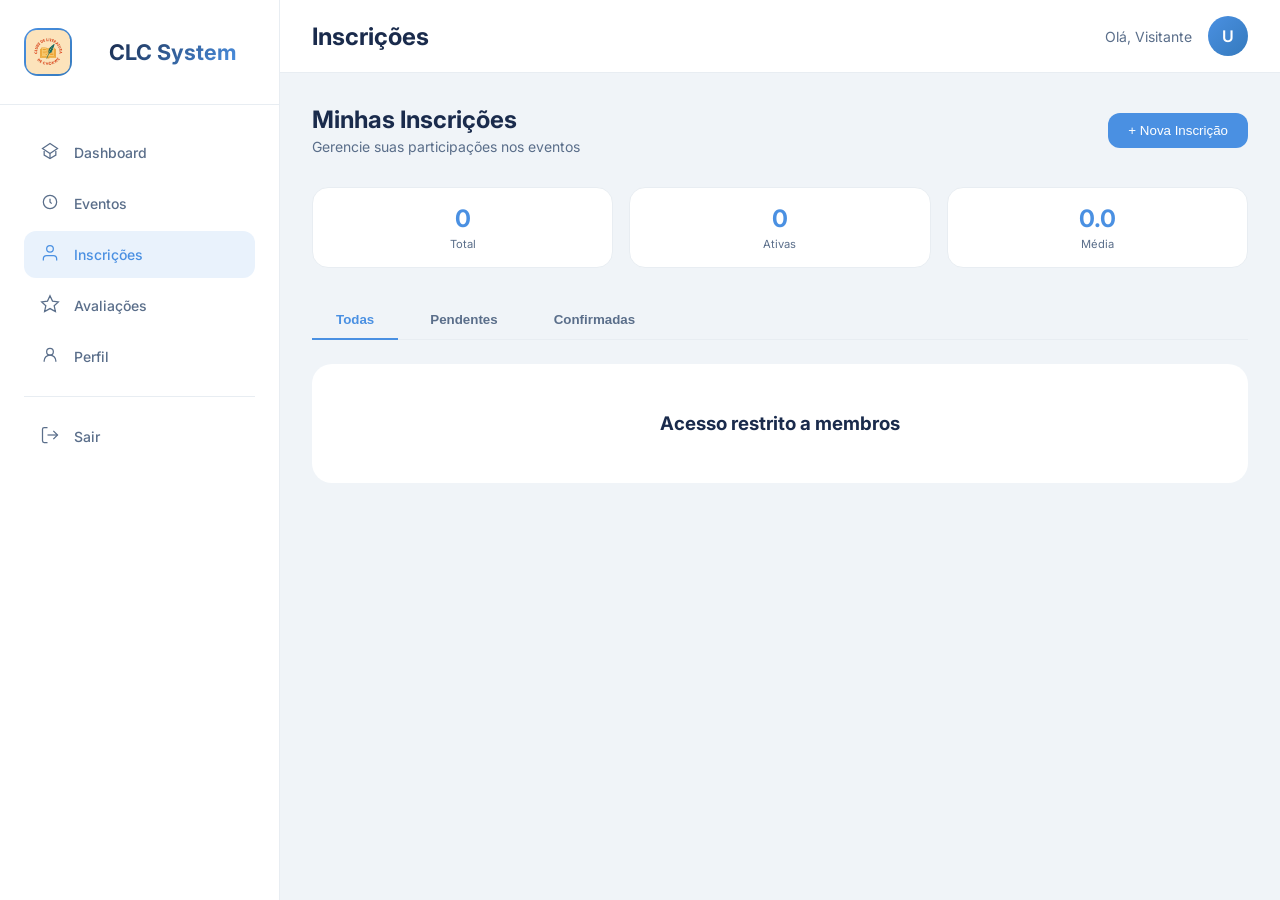
<file: inscricoes.html>
<!DOCTYPE html>
<html lang="pt">
<head>
    <meta charset="UTF-8">
    <meta name="viewport" content="width=device-width, initial-scale=1.0">
    <title>Inscrições | CLC System</title>
    <link href="https://fonts.googleapis.com/css2?family=Inter:ital,wght@0,300;0,400;0,500;0,600;0,700;0,800;1,400&display=swap" rel="stylesheet">
    <style>
        * { margin: 0; padding: 0; box-sizing: border-box; }
        body { font-family: 'Inter', sans-serif; background: #F0F4F8; color: #1A2B4C; }

        /* Sidebar (mesmo estilo do dashboard) */
        .sidebar {
            position: fixed; left: 0; top: 0; width: 280px; height: 100%;
            background: #FFFFFF; transition: transform 0.3s ease; z-index: 1000;
            border-right: 1px solid #E8EDF2;
        }
        .sidebar-header { padding: 1.75rem 1.5rem; border-bottom: 1px solid #E8EDF2; }
        .sidebar-logo { display: flex; align-items: center; gap: 0.875rem; }
        .logo-wrapper { width: 48px; height: 48px; min-width: 48px; }
        .logo-icon { width: 48px; height: 48px; background: linear-gradient(135deg, #4A90E2, #357ABD); border-radius: 14px; display: flex; align-items: center; justify-content: center; }
        .logo-icon img { width: 90%; height: 90%; object-fit: cover; border-radius: 10px; }
        .sidebar-logo h2 { font-size: 1.35rem; font-weight: 700; background: linear-gradient(135deg, #1A2B4C, #4A90E2); -webkit-background-clip: text; background-clip: text; color: transparent; margin-left: 10%; }
        .sidebar-nav { padding: 1.5rem; }
        .nav-item { display: flex; align-items: center; gap: 0.875rem; padding: 0.75rem 1rem; color: #5A6E8A; text-decoration: none; border-radius: 12px; margin-bottom: 0.25rem; font-size: 0.875rem; font-weight: 500; }
        .nav-item:hover { background: rgba(74, 144, 226, 0.08); color: #4A90E2; }
        .nav-item.active { background: rgba(74, 144, 226, 0.12); color: #4A90E2; }
        .nav-icon svg { width: 20px; height: 20px; stroke: currentColor; stroke-width: 1.5; fill: none; }
        .nav-divider { height: 1px; background: #E8EDF2; margin: 1rem 0; }

        .main-content { margin-left: 280px; min-height: 100vh; }
        .navbar { background: #FFFFFF; padding: 1rem 2rem; display: flex; justify-content: space-between; align-items: center; border-bottom: 1px solid #E8EDF2; position: sticky; top: 0; }
        .menu-btn { display: none; background: none; border: none; cursor: pointer; }
        .menu-btn svg { width: 24px; height: 24px; }
        .navbar-title h1 { font-size: 1.5rem; font-weight: 700; }
        .user-info { display: flex; align-items: center; gap: 1rem; }
        .user-greeting { color: #5A6E8A; font-size: 0.875rem; }
        .user-avatar { width: 40px; height: 40px; background: linear-gradient(135deg, #4A90E2, #357ABD); border-radius: 40px; display: flex; align-items: center; justify-content: center; color: white; font-weight: 600; }

        .container { max-width: 1400px; margin: 0 auto; padding: 2rem; }
        .page-header { display: flex; justify-content: space-between; align-items: center; margin-bottom: 2rem; flex-wrap: wrap; gap: 1rem; }
        .page-title h1 { font-size: 1.5rem; font-weight: 700; }
        .page-title p { color: #5A6E8A; font-size: 0.875rem; margin-top: 0.25rem; }

        .stats-mini { display: grid; grid-template-columns: repeat(3, 1fr); gap: 1rem; margin-bottom: 2rem; }
        .stat-mini-card { background: #fff; border-radius: 16px; padding: 1rem; text-align: center; border: 1px solid #E8EDF2; }
        .stat-mini-value { font-size: 1.5rem; font-weight: 700; color: #4A90E2; }
        .stat-mini-label { font-size: 0.7rem; color: #5A6E8A; margin-top: 0.25rem; }

        .tabs { display: flex; gap: 0.5rem; margin-bottom: 1.5rem; border-bottom: 1px solid #E8EDF2; }
        .tab { padding: 0.75rem 1.5rem; background: none; border: none; font-weight: 600; color: #5A6E8A; cursor: pointer; position: relative; }
        .tab.active { color: #4A90E2; }
        .tab.active::after { content: ''; position: absolute; bottom: -1px; left: 0; right: 0; height: 2px; background: #4A90E2; }

        .inscricoes-list { display: flex; flex-direction: column; gap: 1rem; }
        .inscricao-item { background: #fff; border-radius: 16px; padding: 1.25rem; border-left: 4px solid #4A90E2; transition: all 0.2s; }
        .inscricao-item:hover { transform: translateX(4px); box-shadow: 0 4px 12px rgba(0,0,0,0.05); }
        .inscricao-header { display: flex; justify-content: space-between; align-items: start; flex-wrap: wrap; margin-bottom: 0.75rem; }
        .inscricao-title { font-weight: 700; font-size: 1rem; }
        .inscricao-categoria { font-size: 0.7rem; color: #4A90E2; margin-top: 0.25rem; }
        .inscricao-details { display: flex; flex-wrap: wrap; gap: 1rem; margin: 0.75rem 0; font-size: 0.7rem; color: #5A6E8A; }
        .status-badge { display: inline-flex; padding: 0.25rem 0.75rem; border-radius: 20px; font-size: 0.7rem; font-weight: 600; }
        .status-pendente { background: rgba(245, 166, 35, 0.12); color: #F5A623; }
        .status-confirmada { background: rgba(34, 197, 94, 0.12); color: #22C55E; }
        .status-cancelada { background: rgba(239, 68, 68, 0.12); color: #EF4444; }

        .btn-primary { background: #4A90E2; color: white; border: none; padding: 0.625rem 1.25rem; border-radius: 12px; font-weight: 500; cursor: pointer; }
        .btn-outline { background: transparent; border: 1px solid #E8EDF2; padding: 0.5rem 1rem; border-radius: 10px; cursor: pointer; }
        .btn-danger { background: transparent; border: 1px solid #EF4444; color: #EF4444; padding: 0.5rem 1rem; border-radius: 10px; cursor: pointer; }

        .modal { display: none; position: fixed; top: 0; left: 0; width: 100%; height: 100%; background: rgba(0,0,0,0.5); backdrop-filter: blur(4px); justify-content: center; align-items: center; z-index: 2000; }
        .modal-content { background: #fff; border-radius: 24px; max-width: 500px; width: 90%; padding: 1.5rem; }
        .modal-header { display: flex; justify-content: space-between; align-items: center; margin-bottom: 1rem; }
        .modal-header h3 { font-size: 1.25rem; font-weight: 600; }
        .modal-close { background: none; border: none; font-size: 1.5rem; cursor: pointer; }
        .input-group { margin-bottom: 1rem; }
        .input-group label { display: block; font-size: 0.75rem; font-weight: 500; margin-bottom: 0.5rem; }
        .input-group select { width: 100%; padding: 0.75rem; border: 1px solid #E8EDF2; border-radius: 12px; }
        .modal-footer { display: flex; justify-content: flex-end; gap: 0.75rem; margin-top: 1.5rem; }

        .empty-state { text-align: center; padding: 3rem; background: #fff; border-radius: 20px; }
        .toast { position: fixed; bottom: 2rem; right: 2rem; background: #1A2B4C; color: #fff; padding: 0.75rem 1.25rem; border-radius: 12px; z-index: 3000; animation: slideIn 0.3s ease; }
        @keyframes slideIn { from { opacity: 0; transform: translateX(100%); } to { opacity: 1; transform: translateX(0); } }

        @media (max-width: 768px) {
            .sidebar { transform: translateX(-100%); }
            .sidebar.open { transform: translateX(0); }
            .main-content { margin-left: 0; }
            .menu-btn { display: block; }
            .stats-mini { grid-template-columns: 1fr; }
            .container { padding: 1rem; }
        }
    </style>
</head>
<body>
    <div id="sidebar" class="sidebar">
        <div class="sidebar-header">
            <div class="sidebar-logo">
                <div class="logo-wrapper"><div class="logo-icon"><img src="CLC Logotipo.jpg" alt="CLC Logo"></div></div>
                <h2>CLC System</h2>
            </div>
        </div>
        <nav class="sidebar-nav">
            <a href="dashboard.html" class="nav-item"><span class="nav-icon"><svg viewBox="0 0 24 24"><path d="M3 9L12 3L21 9L12 15L3 9Z" stroke="currentColor" stroke-width="1.5"/><path d="M5 12V17L12 21L19 17V12" stroke="currentColor" stroke-width="1.5"/><path d="M12 15V21" stroke="currentColor" stroke-width="1.5"/></svg></span><span>Dashboard</span></a>
            <a href="eventos.html" class="nav-item"><span class="nav-icon"><svg viewBox="0 0 24 24"><circle cx="12" cy="12" r="8" stroke="currentColor" stroke-width="1.5"/><path d="M12 8V12L14 14" stroke="currentColor" stroke-width="1.5"/></svg></span><span>Eventos</span></a>
            <a href="inscricoes.html" class="nav-item active"><span class="nav-icon"><svg viewBox="0 0 24 24"><path d="M20 21V19C20 16.8 18.2 15 16 15H8C5.8 15 4 16.8 4 19V21" stroke="currentColor" stroke-width="1.5"/><circle cx="12" cy="7" r="4" stroke="currentColor" stroke-width="1.5"/></svg></span><span>Inscrições</span></a>
            <a href="avaliacoes.html" class="nav-item"><span class="nav-icon"><svg viewBox="0 0 24 24"><path d="M12 2L15 8.5L22 9.5L17 14L18.5 21L12 17.5L5.5 21L7 14L2 9.5L9 8.5L12 2Z" stroke="currentColor" stroke-width="1.5"/></svg></span><span>Avaliações</span></a>
            <a href="perfil.html" class="nav-item"><span class="nav-icon"><svg viewBox="0 0 24 24"><circle cx="12" cy="8" r="4" stroke="currentColor" stroke-width="1.5"/><path d="M5 20V19C5 15.1 8.1 12 12 12C15.9 12 19 15.1 19 19V20" stroke="currentColor" stroke-width="1.5"/></svg></span><span>Perfil</span></a>
            <div class="nav-divider"></div>
            <a href="#" onclick="api.logout()" class="nav-item"><span class="nav-icon"><svg viewBox="0 0 24 24"><path d="M9 21H5C3.9 21 3 20.1 3 19V5C3 3.9 3.9 3 5 3H9" stroke="currentColor" stroke-width="1.5"/><path d="M16 17L21 12L16 7" stroke="currentColor" stroke-width="1.5"/><path d="M21 12H9" stroke="currentColor" stroke-width="1.5"/></svg></span><span>Sair</span></a>
        </nav>
    </div>

    <div class="main-content">
        <div class="navbar">
            <button class="menu-btn" onclick="toggleSidebar()"><svg viewBox="0 0 24 24" fill="none" stroke="currentColor" stroke-width="2"><path d="M3 12H21M3 6H21M3 18H21" stroke="currentColor" stroke-linecap="round"/></svg></button>
            <div class="navbar-title"><h1>Inscrições</h1></div>
            <div class="user-info"><span class="user-greeting" id="userGreeting">Olá, Visitante</span><div class="user-avatar" id="userAvatar">U</div></div>
        </div>

        <div class="container">
            <div class="page-header"><div class="page-title"><h1>Minhas Inscrições</h1><p>Gerencie suas participações nos eventos</p></div><button class="btn-primary" onclick="abrirModalInscricao()">+ Nova Inscrição</button></div>

            <div class="stats-mini"><div class="stat-mini-card"><div class="stat-mini-value" id="totalInscricoes">0</div><div class="stat-mini-label">Total</div></div><div class="stat-mini-card"><div class="stat-mini-value" id="inscricoesAtivas">0</div><div class="stat-mini-label">Ativas</div></div><div class="stat-mini-card"><div class="stat-mini-value" id="mediaNotas">0.0</div><div class="stat-mini-label">Média</div></div></div>

            <div class="tabs"><button class="tab active" onclick="mudarTab('todas')">Todas</button><button class="tab" onclick="mudarTab('pendente')">Pendentes</button><button class="tab" onclick="mudarTab('confirmada')">Confirmadas</button></div>

            <div id="inscricoesContainer" class="inscricoes-list"><div style="text-align:center;padding:2rem;">Carregando...</div></div>
        </div>
    </div>

    <div id="modalInscricao" class="modal"><div class="modal-content"><div class="modal-header"><h3>Nova Inscrição</h3><button class="modal-close" onclick="fecharModalInscricao()">&times;</button></div><form id="inscricaoForm"><div class="input-group"><label>Evento</label><select id="selectEvento" required onchange="carregarCategorias()"></select></div><div class="input-group"><label>Categoria</label><select id="selectCategoria" required></select></div><div class="modal-footer"><button type="button" class="btn-outline" onclick="fecharModalInscricao()">Cancelar</button><button type="submit" class="btn-primary">Confirmar</button></div></form></div></div>

    <script src="js/api.js"></script>
    <script>
        let todasInscricoes = [], membroLogado = null, tabAtual = 'todas';
        function toggleSidebar() { document.getElementById('sidebar').classList.toggle('open'); }
        function mostrarToast(msg, tipo) { const t=document.createElement('div'); t.className='toast'; t.textContent=msg; t.style.background=tipo==='success'?'#22C55E':'#EF4444'; document.body.appendChild(t); setTimeout(()=>t.remove(),3000); }
        async function carregarMembro() { const user=JSON.parse(localStorage.getItem('user')||'{}'); const membros=await api.getMembros(); membroLogado=membros.find(m=>m.usuario?.id===user.id); }
        async function carregarInscricoes() { if(!membroLogado) await carregarMembro(); if(!membroLogado) { document.getElementById('inscricoesContainer').innerHTML='<div class="empty-state"><h3>Acesso restrito a membros</h3></div>'; return; } try { todasInscricoes=await api.getInscricoesPorMembro(membroLogado.id); atualizarStats(); renderizarInscricoes(); } catch(e){ console.error(e); } }
        function atualizarStats() { document.getElementById('totalInscricoes').textContent=todasInscricoes.length; document.getElementById('inscricoesAtivas').textContent=todasInscricoes.filter(i=>i.status!=='cancelada').length; let soma=0,count=0; todasInscricoes.forEach(i=>{if(i.nota){soma+=i.nota;count++;}}); document.getElementById('mediaNotas').textContent=count>0?(soma/count).toFixed(1):'0.0'; }
        function mudarTab(tab) { tabAtual=tab; document.querySelectorAll('.tab').forEach(t=>t.classList.remove('active')); event.target.classList.add('active'); renderizarInscricoes(); }
        function renderizarInscricoes() { let filtered=todasInscricoes; if(tabAtual!=='todas') filtered=filtered.filter(i=>i.status===tabAtual); if(filtered.length===0){ document.getElementById('inscricoesContainer').innerHTML='<div class="empty-state"><h3>Nenhuma inscrição</h3></div>'; return; } document.getElementById('inscricoesContainer').innerHTML=filtered.map(i=>`<div class="inscricao-item"><div class="inscricao-header"><div><div class="inscricao-title">${i.evento?.nome||'Evento'}</div><div class="inscricao-categoria">${i.categoria?.nome||'Geral'}</div></div><span class="status-badge status-${i.status||'pendente'}">${i.status||'Pendente'}</span></div><div class="inscricao-details"><span>📅 ${formatarData(i.dataInscricao)}</span><span>📍 ${i.evento?.local||'Local a definir'}</span></div>${i.status==='pendente'?`<button class="btn-danger" onclick="cancelarInscricao(${i.idInscricao})">Cancelar</button>`:''}</div>`).join(''); }
        async function cancelarInscricao(id){ if(confirm('Cancelar inscrição?')){ await api.deletarInscricao(id); mostrarToast('Cancelada!'); carregarInscricoes(); } }
        async function abrirModalInscricao(){ if(!membroLogado) await carregarMembro(); const eventos=await api.getEventos(); const select=document.getElementById('selectEvento'); select.innerHTML='<option value="">Selecione</option>'+eventos.map(e=>`<option value="${e.idEvento}">${e.nome}</option>`).join(''); document.getElementById('modalInscricao').style.display='flex'; }
        async function carregarCategorias(){ const eventoId=document.getElementById('selectEvento').value; if(!eventoId) return; const cats=await api.getCategoriasPorEvento(eventoId); const select=document.getElementById('selectCategoria'); select.innerHTML=cats.map(c=>`<option value="${c.idCategoria}">${c.nome}</option>`).join(''); }
        function fecharModalInscricao(){ document.getElementById('modalInscricao').style.display='none'; }
        document.getElementById('inscricaoForm').addEventListener('submit',async(e)=>{ e.preventDefault(); const inscricao={ membro:{id:membroLogado.id}, evento:{idEvento:parseInt(document.getElementById('selectEvento').value)}, categoria:{idCategoria:parseInt(document.getElementById('selectCategoria').value)}, dataInscricao:new Date().toISOString().split('T')[0] }; await api.salvarInscricao(inscricao); mostrarToast('Inscrição realizada!'); fecharModalInscricao(); carregarInscricoes(); });
        function formatarData(d){ if(!d) return '---'; try{ return new Date(d).toLocaleDateString('pt-BR'); }catch{ return d; } }
        const user=JSON.parse(localStorage.getItem('user')||'{}'); document.getElementById('userGreeting').innerHTML=`Olá, ${user.nome?.split(' ')[0]||'Visitante'}`; document.getElementById('userAvatar').textContent=(user.nome?.charAt(0)||'U').toUpperCase();
        carregarInscricoes();
    </script>
</body>
</html>
</file>
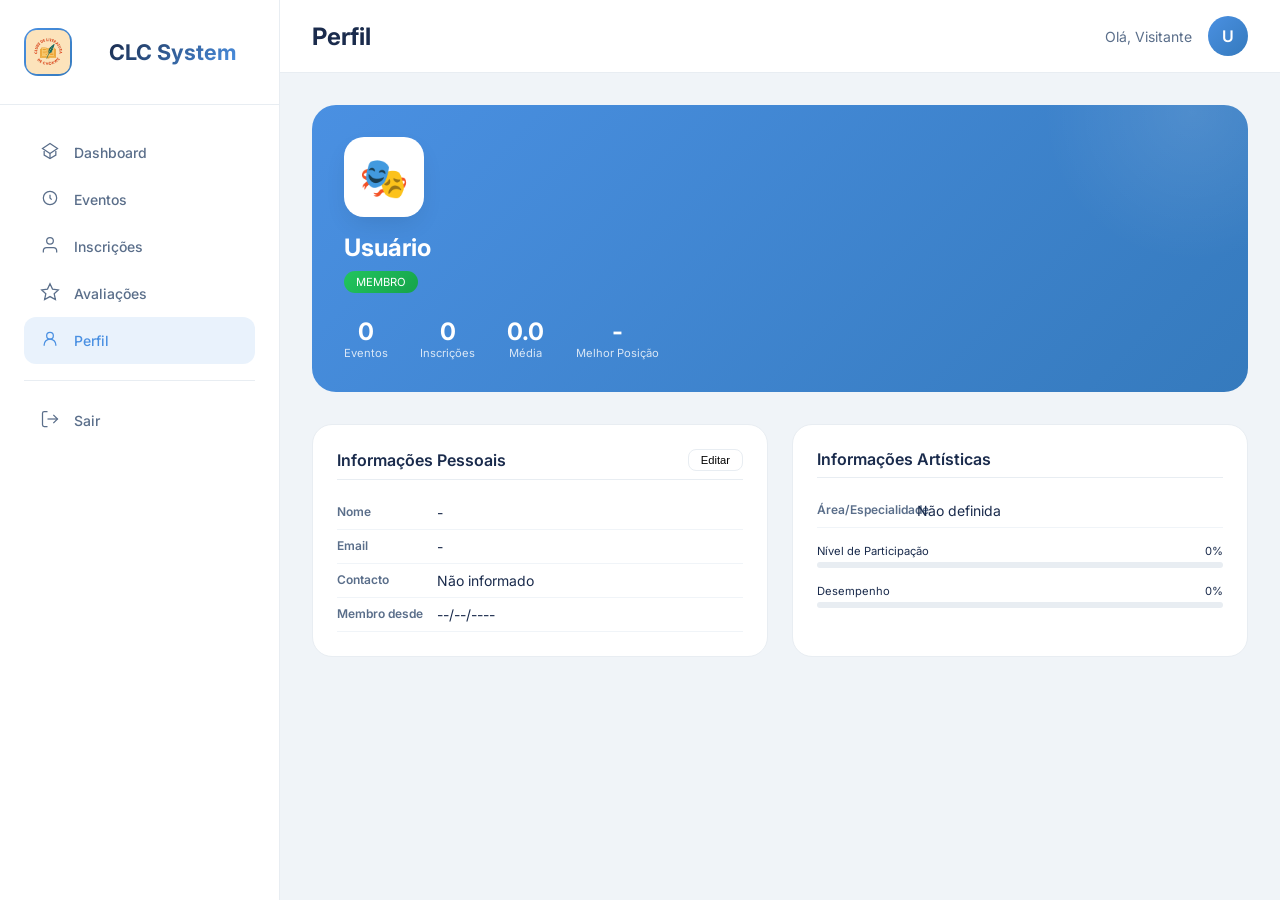
<file: perfil.html>
<!DOCTYPE html>
<html lang="pt">
<head>
    <meta charset="UTF-8">
    <meta name="viewport" content="width=device-width, initial-scale=1.0">
    <title>Perfil | CLC System</title>
    <link href="https://fonts.googleapis.com/css2?family=Inter:ital,wght@0,300;0,400;0,500;0,600;0,700;0,800;1,400&display=swap" rel="stylesheet">
    <style>
        * { margin: 0; padding: 0; box-sizing: border-box; }
        body { font-family: 'Inter', sans-serif; background: #F0F4F8; color: #1A2B4C; }
        .sidebar { position: fixed; left: 0; top: 0; width: 280px; height: 100%; background: #FFFFFF; border-right: 1px solid #E8EDF2; transition: transform 0.3s; z-index: 1000; }
        .sidebar-header { padding: 1.75rem 1.5rem; border-bottom: 1px solid #E8EDF2; }
        .sidebar-logo { display: flex; align-items: center; gap: 0.875rem; }
        .logo-wrapper { width: 48px; height: 48px; }
        .logo-icon { width: 48px; height: 48px; background: linear-gradient(135deg, #4A90E2, #357ABD); border-radius: 14px; display: flex; align-items: center; justify-content: center; }
        .logo-icon img { width: 90%; height: 90%; border-radius: 10px; }
        .sidebar-logo h2 { font-size: 1.35rem; font-weight: 700; background: linear-gradient(135deg, #1A2B4C, #4A90E2); -webkit-background-clip: text; background-clip: text; color: transparent; margin-left: 10%; }
        .sidebar-nav { padding: 1.5rem; }
        .nav-item { display: flex; align-items: center; gap: 0.875rem; padding: 0.75rem 1rem; color: #5A6E8A; text-decoration: none; border-radius: 12px; font-size: 0.875rem; font-weight: 500; }
        .nav-item:hover { background: rgba(74, 144, 226, 0.08); color: #4A90E2; }
        .nav-item.active { background: rgba(74, 144, 226, 0.12); color: #4A90E2; }
        .nav-icon svg { width: 20px; height: 20px; stroke: currentColor; stroke-width: 1.5; fill: none; }
        .nav-divider { height: 1px; background: #E8EDF2; margin: 1rem 0; }
        .main-content { margin-left: 280px; min-height: 100vh; }
        .navbar { background: #FFFFFF; padding: 1rem 2rem; display: flex; justify-content: space-between; align-items: center; border-bottom: 1px solid #E8EDF2; position: sticky; top: 0; }
        .menu-btn { display: none; background: none; border: none; cursor: pointer; }
        .menu-btn svg { width: 24px; height: 24px; }
        .navbar-title h1 { font-size: 1.5rem; font-weight: 700; }
        .user-info { display: flex; align-items: center; gap: 1rem; }
        .user-greeting { color: #5A6E8A; font-size: 0.875rem; }
        .user-avatar { width: 40px; height: 40px; background: linear-gradient(135deg, #4A90E2, #357ABD); border-radius: 40px; display: flex; align-items: center; justify-content: center; color: white; font-weight: 600; }
        .container { max-width: 1400px; margin: 0 auto; padding: 2rem; }
        .profile-cover { background: linear-gradient(135deg, #4A90E2 0%, #357ABD 100%); border-radius: 24px; padding: 2rem; margin-bottom: 2rem; position: relative; overflow: hidden; }
        .profile-cover::before { content: ''; position: absolute; top: -50%; right: -10%; width: 300px; height: 300px; background: radial-gradient(circle, rgba(255,255,255,0.1) 0%, transparent 70%); border-radius: 50%; }
        .profile-avatar { width: 80px; height: 80px; background: white; border-radius: 20px; display: flex; align-items: center; justify-content: center; font-size: 2.5rem; margin-bottom: 1rem; box-shadow: 0 10px 25px -5px rgba(0,0,0,0.1); }
        .profile-name { font-size: 1.5rem; font-weight: 700; color: white; margin-bottom: 0.25rem; }
        .profile-email { color: rgba(255,255,255,0.8); font-size: 0.875rem; }
        .profile-stats { display: flex; gap: 2rem; margin-top: 1.5rem; flex-wrap: wrap; }
        .profile-stat { text-align: center; color: white; }
        .profile-stat-value { font-size: 1.5rem; font-weight: 700; }
        .profile-stat-label { font-size: 0.7rem; opacity: 0.8; }
        .info-grid { display: grid; grid-template-columns: repeat(2, 1fr); gap: 1.5rem; margin-bottom: 1.5rem; }
        .info-card { background: #fff; border-radius: 20px; padding: 1.5rem; border: 1px solid #E8EDF2; }
        .info-card-title { font-weight: 600; margin-bottom: 1rem; padding-bottom: 0.5rem; border-bottom: 1px solid #E8EDF2; display: flex; justify-content: space-between; align-items: center; }
        .info-row { display: flex; padding: 0.5rem 0; border-bottom: 1px solid #F0F4F8; }
        .info-label { width: 100px; font-weight: 600; color: #5A6E8A; font-size: 0.75rem; }
        .info-value { flex: 1; color: #1A2B4C; font-size: 0.875rem; }
        .badge-membro { background: linear-gradient(135deg, #22C55E, #16A34A); color: white; padding: 0.25rem 0.75rem; border-radius: 20px; font-size: 0.7rem; display: inline-block; }
        .progress-section { margin-top: 1rem; }
        .progress-item { margin-bottom: 1rem; }
        .progress-header { display: flex; justify-content: space-between; font-size: 0.7rem; margin-bottom: 0.25rem; }
        .progress-bar { height: 6px; background: #E8EDF2; border-radius: 10px; overflow: hidden; }
        .progress-fill { height: 100%; background: linear-gradient(90deg, #4A90E2, #F5A623); border-radius: 10px; transition: width 0.5s; }
        .btn-outline { background: transparent; border: 1px solid #E8EDF2; padding: 0.25rem 0.75rem; border-radius: 8px; font-size: 0.7rem; cursor: pointer; }
        .modal { display: none; position: fixed; top: 0; left: 0; width: 100%; height: 100%; background: rgba(0,0,0,0.5); backdrop-filter: blur(4px); justify-content: center; align-items: center; z-index: 2000; }
        .modal-content { background: #fff; border-radius: 24px; max-width: 500px; width: 90%; padding: 1.5rem; }
        .modal-header { display: flex; justify-content: space-between; align-items: center; margin-bottom: 1rem; }
        .modal-header h3 { font-size: 1.25rem; font-weight: 600; }
        .modal-close { background: none; border: none; font-size: 1.5rem; cursor: pointer; }
        .input-group { margin-bottom: 1rem; }
        .input-group label { display: block; font-size: 0.75rem; font-weight: 500; margin-bottom: 0.5rem; }
        .input-group input { width: 100%; padding: 0.75rem; border: 1px solid #E8EDF2; border-radius: 12px; }
        .modal-footer { display: flex; justify-content: flex-end; gap: 0.75rem; margin-top: 1.5rem; }
        .btn-primary { background: #4A90E2; color: white; border: none; padding: 0.625rem 1.25rem; border-radius: 12px; font-weight: 500; cursor: pointer; }
        .toast { position: fixed; bottom: 2rem; right: 2rem; background: #1A2B4C; color: #fff; padding: 0.75rem 1.25rem; border-radius: 12px; z-index: 3000; animation: slideIn 0.3s; }
        @keyframes slideIn { from { opacity: 0; transform: translateX(100%); } to { opacity: 1; transform: translateX(0); } }
        @media (max-width: 768px) { .sidebar { transform: translateX(-100%); } .sidebar.open { transform: translateX(0); } .main-content { margin-left: 0; } .menu-btn { display: block; } .info-grid { grid-template-columns: 1fr; } .profile-stats { gap: 1rem; } .container { padding: 1rem; } }
    </style>
</head>
<body>
    <div id="sidebar" class="sidebar">
        <div class="sidebar-header"><div class="sidebar-logo"><div class="logo-wrapper"><div class="logo-icon"><img src="CLC Logotipo.jpg" alt="CLC Logo"></div></div><h2>CLC System</h2></div></div>
        <nav class="sidebar-nav">
            <a href="dashboard.html" class="nav-item"><span class="nav-icon"><svg viewBox="0 0 24 24"><path d="M3 9L12 3L21 9L12 15L3 9Z" stroke="currentColor" stroke-width="1.5"/><path d="M5 12V17L12 21L19 17V12" stroke="currentColor" stroke-width="1.5"/><path d="M12 15V21" stroke="currentColor" stroke-width="1.5"/></svg></span><span>Dashboard</span></a>
            <a href="eventos.html" class="nav-item"><span class="nav-icon"><svg viewBox="0 0 24 24"><circle cx="12" cy="12" r="8" stroke="currentColor" stroke-width="1.5"/><path d="M12 8V12L14 14" stroke="currentColor" stroke-width="1.5"/></svg></span><span>Eventos</span></a>
            <a href="inscricoes.html" class="nav-item"><span class="nav-icon"><svg viewBox="0 0 24 24"><path d="M20 21V19C20 16.8 18.2 15 16 15H8C5.8 15 4 16.8 4 19V21" stroke="currentColor" stroke-width="1.5"/><circle cx="12" cy="7" r="4" stroke="currentColor" stroke-width="1.5"/></svg></span><span>Inscrições</span></a>
            <a href="avaliacoes.html" class="nav-item"><span class="nav-icon"><svg viewBox="0 0 24 24"><path d="M12 2L15 8.5L22 9.5L17 14L18.5 21L12 17.5L5.5 21L7 14L2 9.5L9 8.5L12 2Z" stroke="currentColor" stroke-width="1.5"/></svg></span><span>Avaliações</span></a>
            <a href="perfil.html" class="nav-item active"><span class="nav-icon"><svg viewBox="0 0 24 24"><circle cx="12" cy="8" r="4" stroke="currentColor" stroke-width="1.5"/><path d="M5 20V19C5 15.1 8.1 12 12 12C15.9 12 19 15.1 19 19V20" stroke="currentColor" stroke-width="1.5"/></svg></span><span>Perfil</span></a>
            <div class="nav-divider"></div><a href="#" onclick="api.logout()" class="nav-item"><span class="nav-icon"><svg viewBox="0 0 24 24"><path d="M9 21H5C3.9 21 3 20.1 3 19V5C3 3.9 3.9 3 5 3H9" stroke="currentColor" stroke-width="1.5"/><path d="M16 17L21 12L16 7" stroke="currentColor" stroke-width="1.5"/><path d="M21 12H9" stroke="currentColor" stroke-width="1.5"/></svg></span><span>Sair</span></a>
        </nav>
    </div>

    <div class="main-content">
        <div class="navbar">
            <button class="menu-btn" onclick="toggleSidebar()"><svg viewBox="0 0 24 24" fill="none" stroke="currentColor" stroke-width="2"><path d="M3 12H21M3 6H21M3 18H21" stroke="currentColor" stroke-linecap="round"/></svg></button>
            <div class="navbar-title"><h1>Perfil</h1></div>
            <div class="user-info"><span class="user-greeting" id="userGreeting">Olá, Visitante</span><div class="user-avatar" id="userAvatar">U</div></div>
        </div>

        <div class="container">
            <div class="profile-cover">
                <div class="profile-avatar">🎭</div>
                <div class="profile-name" id="profileNome">Carregando...</div>
                <div class="profile-email" id="profileEmail"></div>
                <div style="margin-top: 0.5rem;"><span class="badge-membro" id="profileTipoBadge">MEMBRO</span></div>
                <div class="profile-stats"><div class="profile-stat"><div class="profile-stat-value" id="totalEventos">0</div><div class="profile-stat-label">Eventos</div></div><div class="profile-stat"><div class="profile-stat-value" id="totalInscricoes">0</div><div class="profile-stat-label">Inscrições</div></div><div class="profile-stat"><div class="profile-stat-value" id="mediaNotas">0.0</div><div class="profile-stat-label">Média</div></div><div class="profile-stat"><div class="profile-stat-value" id="melhorPosicao">-</div><div class="profile-stat-label">Melhor Posição</div></div></div>
            </div>

            <div class="info-grid">
                <div class="info-card"><div class="info-card-title">Informações Pessoais<button class="btn-outline" onclick="abrirModalEditar()">Editar</button></div><div class="info-row"><div class="info-label">Nome</div><div class="info-value" id="infoNome">-</div></div><div class="info-row"><div class="info-label">Email</div><div class="info-value" id="infoEmail">-</div></div><div class="info-row"><div class="info-label">Contacto</div><div class="info-value" id="infoContacto">-</div></div><div class="info-row"><div class="info-label">Membro desde</div><div class="info-value" id="infoDataRegistro">-</div></div></div>
                <div class="info-card"><div class="info-card-title">Informações Artísticas</div><div class="info-row"><div class="info-label">Área/Especialidade</div><div class="info-value" id="areaArtistica">-</div></div><div class="progress-section"><div class="progress-item"><div class="progress-header"><span>Nível de Participação</span><span id="nivelParticipacao">0%</span></div><div class="progress-bar"><div class="progress-fill" id="progressParticipacao" style="width:0%"></div></div></div><div class="progress-item"><div class="progress-header"><span>Desempenho</span><span id="nivelDesempenho">0%</span></div><div class="progress-bar"><div class="progress-fill" id="progressDesempenho" style="width:0%"></div></div></div></div></div>
            </div>
        </div>
    </div>

    <div id="modalEditar" class="modal"><div class="modal-content"><div class="modal-header"><h3>Editar Perfil</h3><button class="modal-close" onclick="fecharModalEditar()">&times;</button></div><form id="editarForm"><div class="input-group"><label>Nome</label><input type="text" id="editNome" required></div><div class="input-group"><label>Email</label><input type="email" id="editEmail" required></div><div class="input-group"><label>Contacto</label><input type="text" id="editContacto"></div><div class="input-group"><label>Nova Senha</label><input type="password" id="editSenha" placeholder="Deixe em branco para manter"></div><div class="modal-footer"><button type="button" class="btn-outline" onclick="fecharModalEditar()">Cancelar</button><button type="submit" class="btn-primary">Salvar</button></div></form></div></div>

    <script src="js/api.js"></script>
    <script>
        let userData=null;
        function toggleSidebar(){ document.getElementById('sidebar').classList.toggle('open'); }
        function mostrarToast(msg,tipo){ const t=document.createElement('div'); t.className='toast'; t.textContent=msg; t.style.background=tipo==='success'?'#22C55E':'#EF4444'; document.body.appendChild(t); setTimeout(()=>t.remove(),3000); }
        async function carregarPerfil(){ try{ const user=JSON.parse(localStorage.getItem('user')||'{}'); const usuarios=await api.getUsuarios(); userData=usuarios.find(u=>u.id===user.id)||user; document.getElementById('profileNome').textContent=userData.nombre||userData.nome||'Usuário'; document.getElementById('profileEmail').textContent=userData.email||''; document.getElementById('infoNome').textContent=userData.nome||'-'; document.getElementById('infoEmail').textContent=userData.email||'-'; document.getElementById('infoContacto').textContent=userData.contacto||'Não informado'; document.getElementById('infoDataRegistro').textContent=userData.dataRegistro?new Date(userData.dataRegistro).toLocaleDateString('pt-BR'):'--/--/----'; document.getElementById('areaArtistica').textContent=userData.areaArtistica||userData.especialidade||'Não definida'; const inscricoes=await api.getInscricoes(); const membros=await api.getMembros(); const membro=membros.find(m=>m.usuario?.id===userData.id); let inscricoesMembro=[]; if(membro) inscricoesMembro=await api.getInscricoesPorMembro(membro.id); document.getElementById('totalEventos').textContent=inscricoesMembro.length; document.getElementById('totalInscricoes').textContent=inscricoesMembro.length; let somaNotas=0,countNotas=0; for(const insc of inscricoesMembro){ const avs=await api.getAvaliacoesPorInscricao(insc.idInscricao); avs.forEach(av=>{ somaNotas+=av.nota; countNotas++; }); } const media=countNotas>0?(somaNotas/countNotas).toFixed(1):'0.0'; document.getElementById('mediaNotas').textContent=media; const participacaoPercent=Math.min((inscricoesMembro.length/10)*100,100); document.getElementById('nivelParticipacao').textContent=`${Math.floor(participacaoPercent)}%`; document.getElementById('progressParticipacao').style.width=`${participacaoPercent}%`; const desempenhoPercent=Math.min((parseFloat(media)/10)*100,100); document.getElementById('nivelDesempenho').textContent=`${Math.floor(desempenhoPercent)}%`; document.getElementById('progressDesempenho').style.width=`${desempenhoPercent}%`; }catch(e){ console.error(e); } }
        function abrirModalEditar(){ document.getElementById('editNome').value=userData?.nome||''; document.getElementById('editEmail').value=userData?.email||''; document.getElementById('editContacto').value=userData?.contacto||''; document.getElementById('modalEditar').style.display='flex'; }
        function fecharModalEditar(){ document.getElementById('modalEditar').style.display='none'; }
        document.getElementById('editarForm').addEventListener('submit',async(e)=>{ e.preventDefault(); const dados={ nome:document.getElementById('editNome').value, email:document.getElementById('editEmail').value, contacto:document.getElementById('editContacto').value }; const senha=document.getElementById('editSenha').value; if(senha) dados.senha=senha; await api.atualizarUsuario(userData.id,dados); mostrarToast('Perfil atualizado!'); fecharModalEditar(); carregarPerfil(); const userStorage=JSON.parse(localStorage.getItem('user')||'{}'); userStorage.nome=dados.nome; userStorage.email=dados.email; localStorage.setItem('user',JSON.stringify(userStorage)); });
        const user=JSON.parse(localStorage.getItem('user')||'{}'); document.getElementById('userGreeting').innerHTML=`Olá, ${user.nome?.split(' ')[0]||'Visitante'}`; document.getElementById('userAvatar').textContent=(user.nome?.charAt(0)||'U').toUpperCase();
        carregarPerfil();
    </script>
</body>
</html>
</file>
